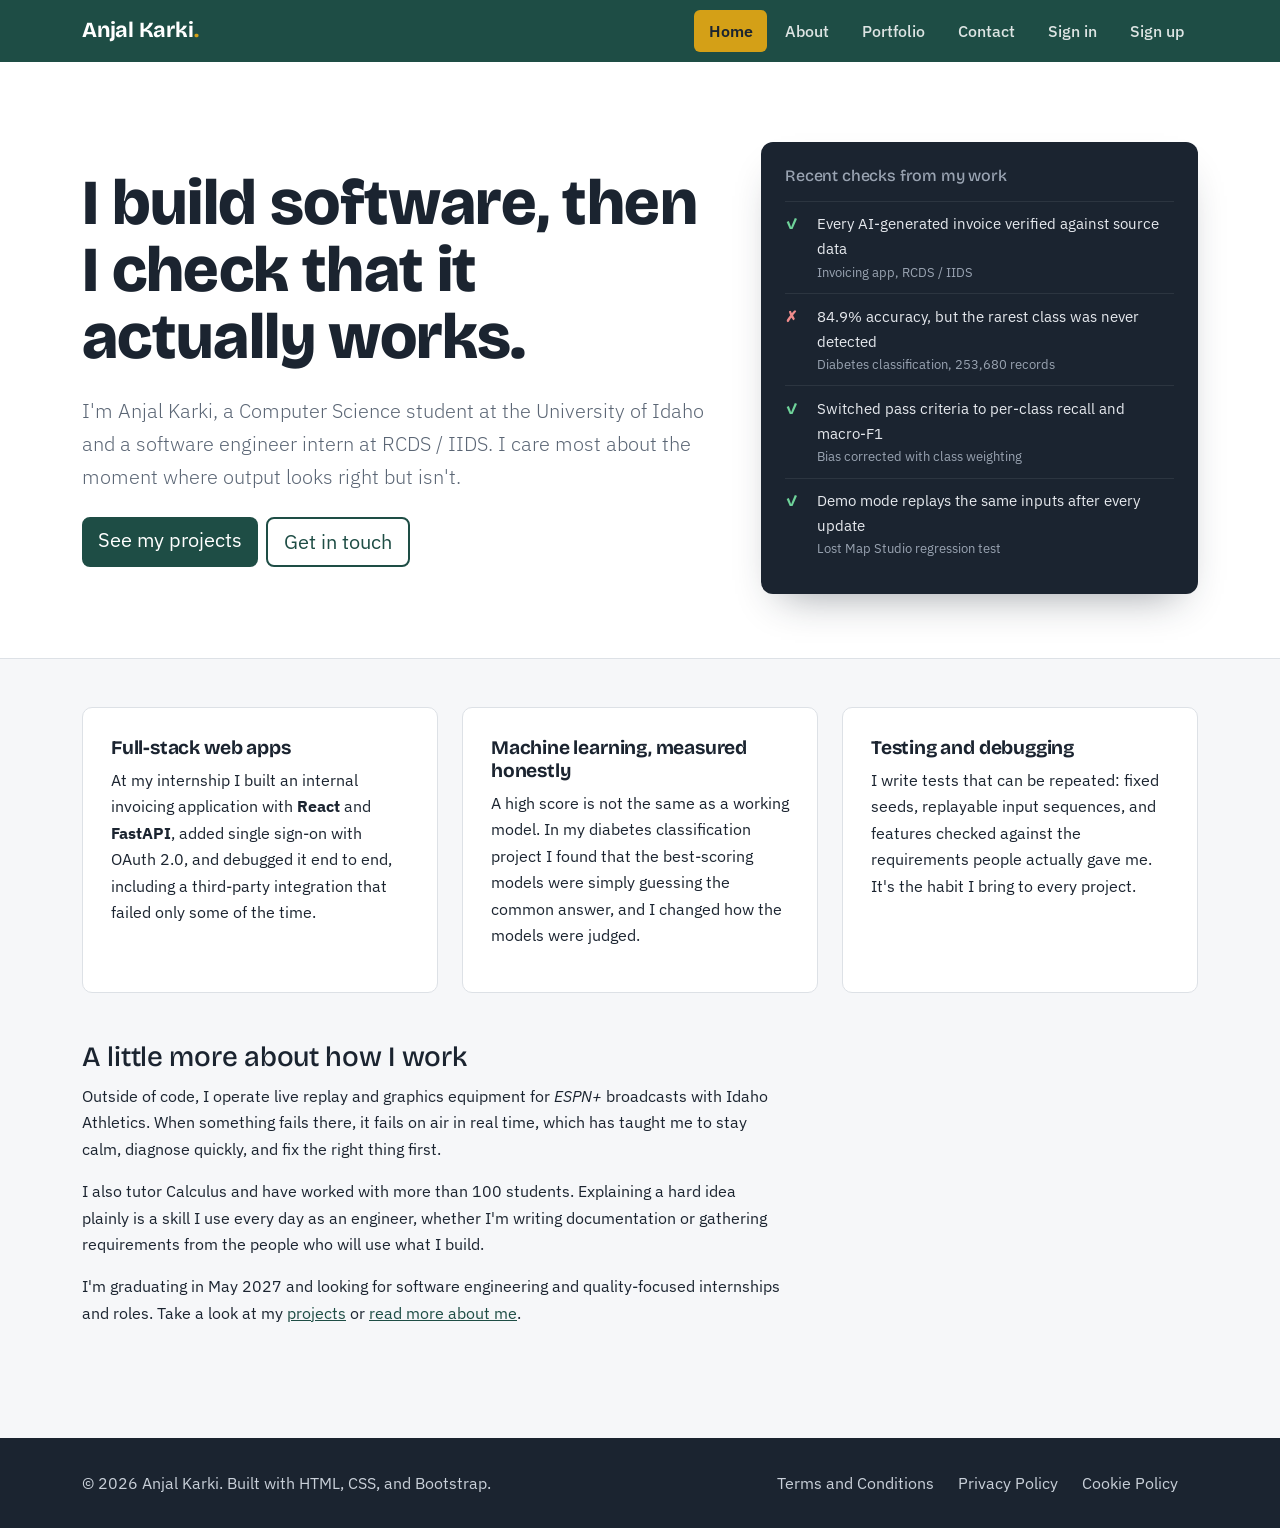
<file: anjal-portfolio/index.html>
<!DOCTYPE html>
<html lang="en">
<head>
  <meta charset="UTF-8">
  <meta name="viewport" content="width=device-width, initial-scale=1">
  <meta name="description" content="Portfolio of Anjal Karki, Computer Science student at the University of Idaho.">
  <meta name="author" content="Anjal Karki">
  <title>Home | Anjal Karki</title>
  <link href="https://cdn.jsdelivr.net/npm/bootstrap@5.3.3/dist/css/bootstrap.min.css" rel="stylesheet">
  <link rel="preconnect" href="https://fonts.googleapis.com">
  <link href="https://fonts.googleapis.com/css2?family=Bricolage+Grotesque:wght@600;700;800&family=IBM+Plex+Sans:wght@400;500;600&display=swap" rel="stylesheet">
  <link rel="stylesheet" href="css/style.css">
</head>
<body>
  <header>
    <nav class="navbar navbar-expand-lg site-nav">
      <div class="container">
        <a class="navbar-brand" href="index.html">Anjal Karki<span>.</span></a>
        <button class="navbar-toggler" type="button" data-bs-toggle="collapse" data-bs-target="#mainNav"
                aria-controls="mainNav" aria-expanded="false" aria-label="Toggle navigation">
          <span class="navbar-toggler-icon"></span>
        </button>
        <div class="collapse navbar-collapse" id="mainNav">
          <ul class="navbar-nav ms-auto gap-lg-1">
          <li class="nav-item"><a class="nav-link active" aria-current="page" href="index.html">Home</a></li>
          <li class="nav-item"><a class="nav-link" href="about.html">About</a></li>
          <li class="nav-item"><a class="nav-link" href="portfolio.html">Portfolio</a></li>
          <li class="nav-item"><a class="nav-link" href="contact.html">Contact</a></li>
          <li class="nav-item"><a class="nav-link" href="signin.html">Sign in</a></li>
          <li class="nav-item"><a class="nav-link" href="signup.html">Sign up</a></li>
          </ul>
        </div>
      </div>
    </nav>
  </header>

  <main>
    <section class="hero">
      <div class="container">
        <div class="row align-items-center g-5">
          <div class="col-lg-7">
            <h1>I build software, then I check that it actually works.</h1>
            <p class="lead mt-4">I'm Anjal Karki, a Computer Science student at the University of Idaho and a software engineer intern at RCDS / IIDS. I care most about the moment where output looks right but isn't.</p>
            <div class="d-flex flex-wrap gap-2 mt-4">
              <a href="portfolio.html" class="btn btn-pine btn-lg">See my projects</a>
              <a href="contact.html" class="btn btn-outline-pine btn-lg">Get in touch</a>
            </div>
          </div>
          <div class="col-lg-5">
            <aside class="test-log" aria-label="Checks from my recent work">
              <h2>Recent checks from my work</h2>
              <ol>
                <li><span class="ok" aria-label="Passed">&#10003;</span><div>Every AI-generated invoice verified against source data<small>Invoicing app, RCDS / IIDS</small></div></li>
                <li><span class="bad" aria-label="Failed">&#10007;</span><div>84.9% accuracy, but the rarest class was never detected<small>Diabetes classification, 253,680 records</small></div></li>
                <li><span class="ok" aria-label="Passed">&#10003;</span><div>Switched pass criteria to per-class recall and macro-F1<small>Bias corrected with class weighting</small></div></li>
                <li><span class="ok" aria-label="Passed">&#10003;</span><div>Demo mode replays the same inputs after every update<small>Lost Map Studio regression test</small></div></li>
              </ol>
            </aside>
          </div>
        </div>
      </div>
    </section>

    <section class="block">
      <div class="container">
        <div class="row g-4">
          <div class="col-md-4">
            <article class="panel">
              <h3>Full-stack web apps</h3>
              <p>At my internship I built an internal invoicing application with <strong>React</strong> and <strong>FastAPI</strong>, added single sign-on with OAuth 2.0, and debugged it end to end, including a third-party integration that failed only some of the time.</p>
            </article>
          </div>
          <div class="col-md-4">
            <article class="panel">
              <h3>Machine learning, measured honestly</h3>
              <p>A high score is not the same as a working model. In my diabetes classification project I found that the best-scoring models were simply guessing the common answer, and I changed how the models were judged.</p>
            </article>
          </div>
          <div class="col-md-4">
            <article class="panel">
              <h3>Testing and debugging</h3>
              <p>I write tests that can be repeated: fixed seeds, replayable input sequences, and features checked against the requirements people actually gave me. It's the habit I bring to every project.</p>
            </article>
          </div>
        </div>

        <div class="prose mt-5">
          <h2 class="h3">A little more about how I work</h2>
          <p>Outside of code, I operate live replay and graphics equipment for <em>ESPN+</em> broadcasts with Idaho Athletics. When something fails there, it fails on air in real time, which has taught me to stay calm, diagnose quickly, and fix the right thing first.</p>
          <p>I also tutor Calculus and have worked with more than 100 students. Explaining a hard idea plainly is a skill I use every day as an engineer, whether I'm writing documentation or gathering requirements from the people who will use what I build.</p>
          <p>I'm graduating in May 2027 and looking for software engineering and quality-focused internships and roles. Take a look at my <a href="portfolio.html">projects</a> or <a href="about.html">read more about me</a>.</p>
        </div>
      </div>
    </section>
  </main>

  <footer class="site-footer">
    <div class="container d-flex flex-column flex-md-row justify-content-between gap-3">
      <p class="mb-0">&copy; 2026 Anjal Karki. Built with HTML, CSS, and Bootstrap.</p>
      <nav aria-label="Legal">
        <a href="terms.html">Terms and Conditions</a>
        <a href="privacy.html">Privacy Policy</a>
        <a href="cookies.html">Cookie Policy</a>
      </nav>
    </div>
  </footer>

  <script src="https://cdn.jsdelivr.net/npm/bootstrap@5.3.3/dist/js/bootstrap.bundle.min.js"></script>
  <script src="js/main.js"></script>
</body>
</html>
</file>
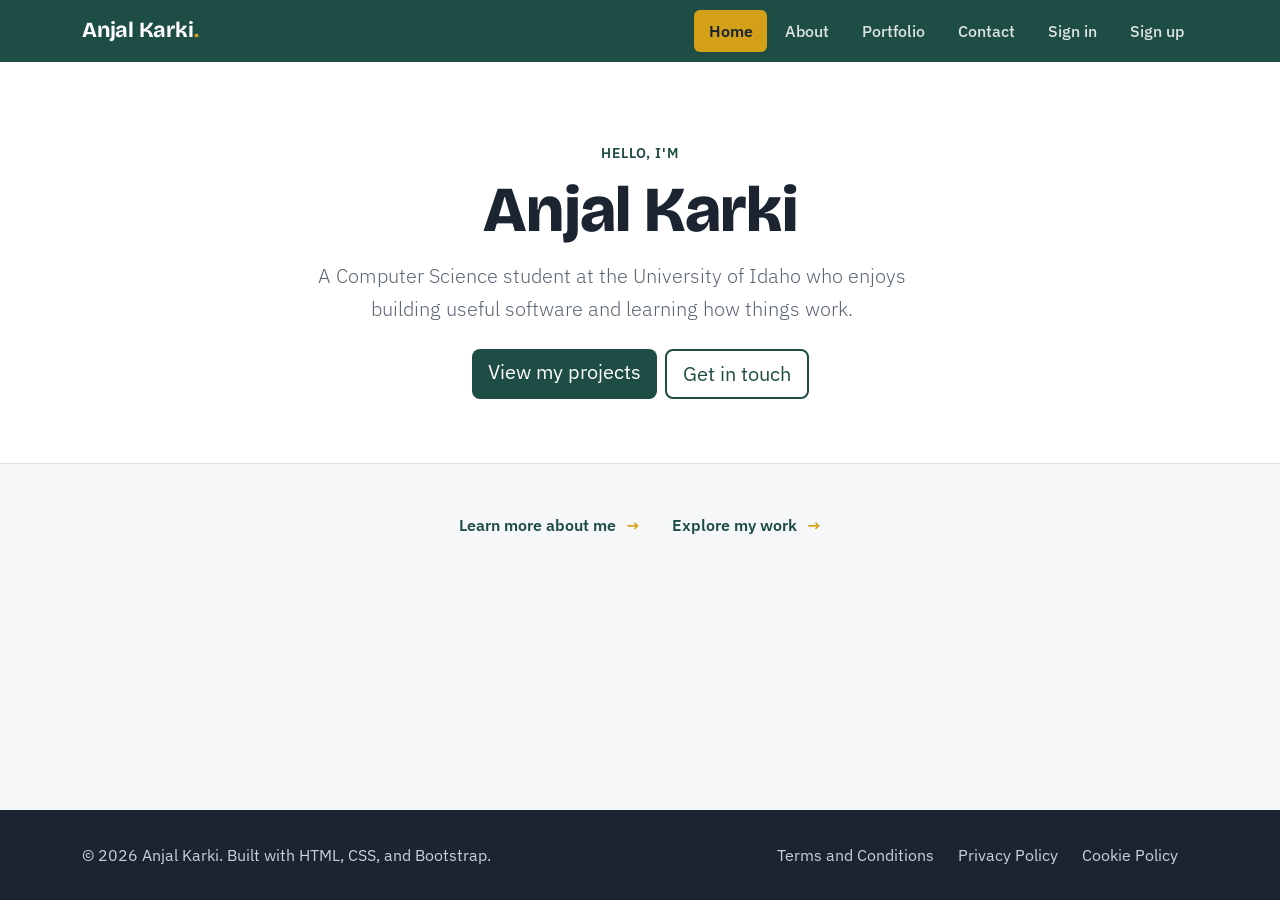
<file: docs/index.html>
<!DOCTYPE html>
<html lang="en">
<head>
  <meta charset="UTF-8">
  <meta name="viewport" content="width=device-width, initial-scale=1">
  <meta name="description" content="Portfolio of Anjal Karki, Computer Science student at the University of Idaho.">
  <meta name="author" content="Anjal Karki">
  <title>Home | Anjal Karki</title>
  <link href="https://cdn.jsdelivr.net/npm/bootstrap@5.3.3/dist/css/bootstrap.min.css" rel="stylesheet">
  <link rel="preconnect" href="https://fonts.googleapis.com">
  <link href="https://fonts.googleapis.com/css2?family=Bricolage+Grotesque:wght@600;700;800&family=IBM+Plex+Sans:wght@400;500;600&display=swap" rel="stylesheet">
  <link rel="stylesheet" href="css/style.css">
</head>
<body>
  <header>
    <nav class="navbar navbar-expand-lg site-nav">
      <div class="container">
        <a class="navbar-brand" href="index.html">Anjal Karki<span>.</span></a>
        <button class="navbar-toggler" type="button" data-bs-toggle="collapse" data-bs-target="#mainNav"
                aria-controls="mainNav" aria-expanded="false" aria-label="Toggle navigation">
          <span class="navbar-toggler-icon"></span>
        </button>
        <div class="collapse navbar-collapse" id="mainNav">
          <ul class="navbar-nav ms-auto gap-lg-1">
          <li class="nav-item"><a class="nav-link active" aria-current="page" href="index.html">Home</a></li>
          <li class="nav-item"><a class="nav-link" href="about.html">About</a></li>
          <li class="nav-item"><a class="nav-link" href="portfolio.html">Portfolio</a></li>
          <li class="nav-item"><a class="nav-link" href="contact.html">Contact</a></li>
          <li class="nav-item"><a class="nav-link" href="signin.html">Sign in</a></li>
          <li class="nav-item"><a class="nav-link" href="signup.html">Sign up</a></li>
          </ul>
        </div>
      </div>
    </nav>
  </header>

  <main>
    <section class="hero">
      <div class="container">
        <div class="home-intro">
          <p class="eyebrow">Hello, I'm</p>
          <h1>Anjal Karki</h1>
          <p class="lead mt-3">A Computer Science student at the University of Idaho who enjoys building useful software and learning how things work.</p>
          <div class="d-flex justify-content-center flex-wrap gap-2 mt-4">
            <a href="portfolio.html" class="btn btn-pine btn-lg">View my projects</a>
            <a href="contact.html" class="btn btn-outline-pine btn-lg">Get in touch</a>
          </div>
        </div>
      </div>
    </section>

    <section class="block">
      <div class="container">
        <div class="home-links">
          <a href="about.html">Learn more about me <span aria-hidden="true">&#8594;</span></a>
          <a href="portfolio.html">Explore my work <span aria-hidden="true">&#8594;</span></a>
        </div>
      </div>
    </section>
  </main>

  <footer class="site-footer">
    <div class="container d-flex flex-column flex-md-row justify-content-between gap-3">
      <p class="mb-0">&copy; 2026 Anjal Karki. Built with HTML, CSS, and Bootstrap.</p>
      <nav aria-label="Legal">
        <a href="terms.html">Terms and Conditions</a>
        <a href="privacy.html">Privacy Policy</a>
        <a href="cookies.html">Cookie Policy</a>
      </nav>
    </div>
  </footer>

  <script src="https://cdn.jsdelivr.net/npm/bootstrap@5.3.3/dist/js/bootstrap.bundle.min.js"></script>
  <script src="js/main.js"></script>
</body>
</html>
</file>
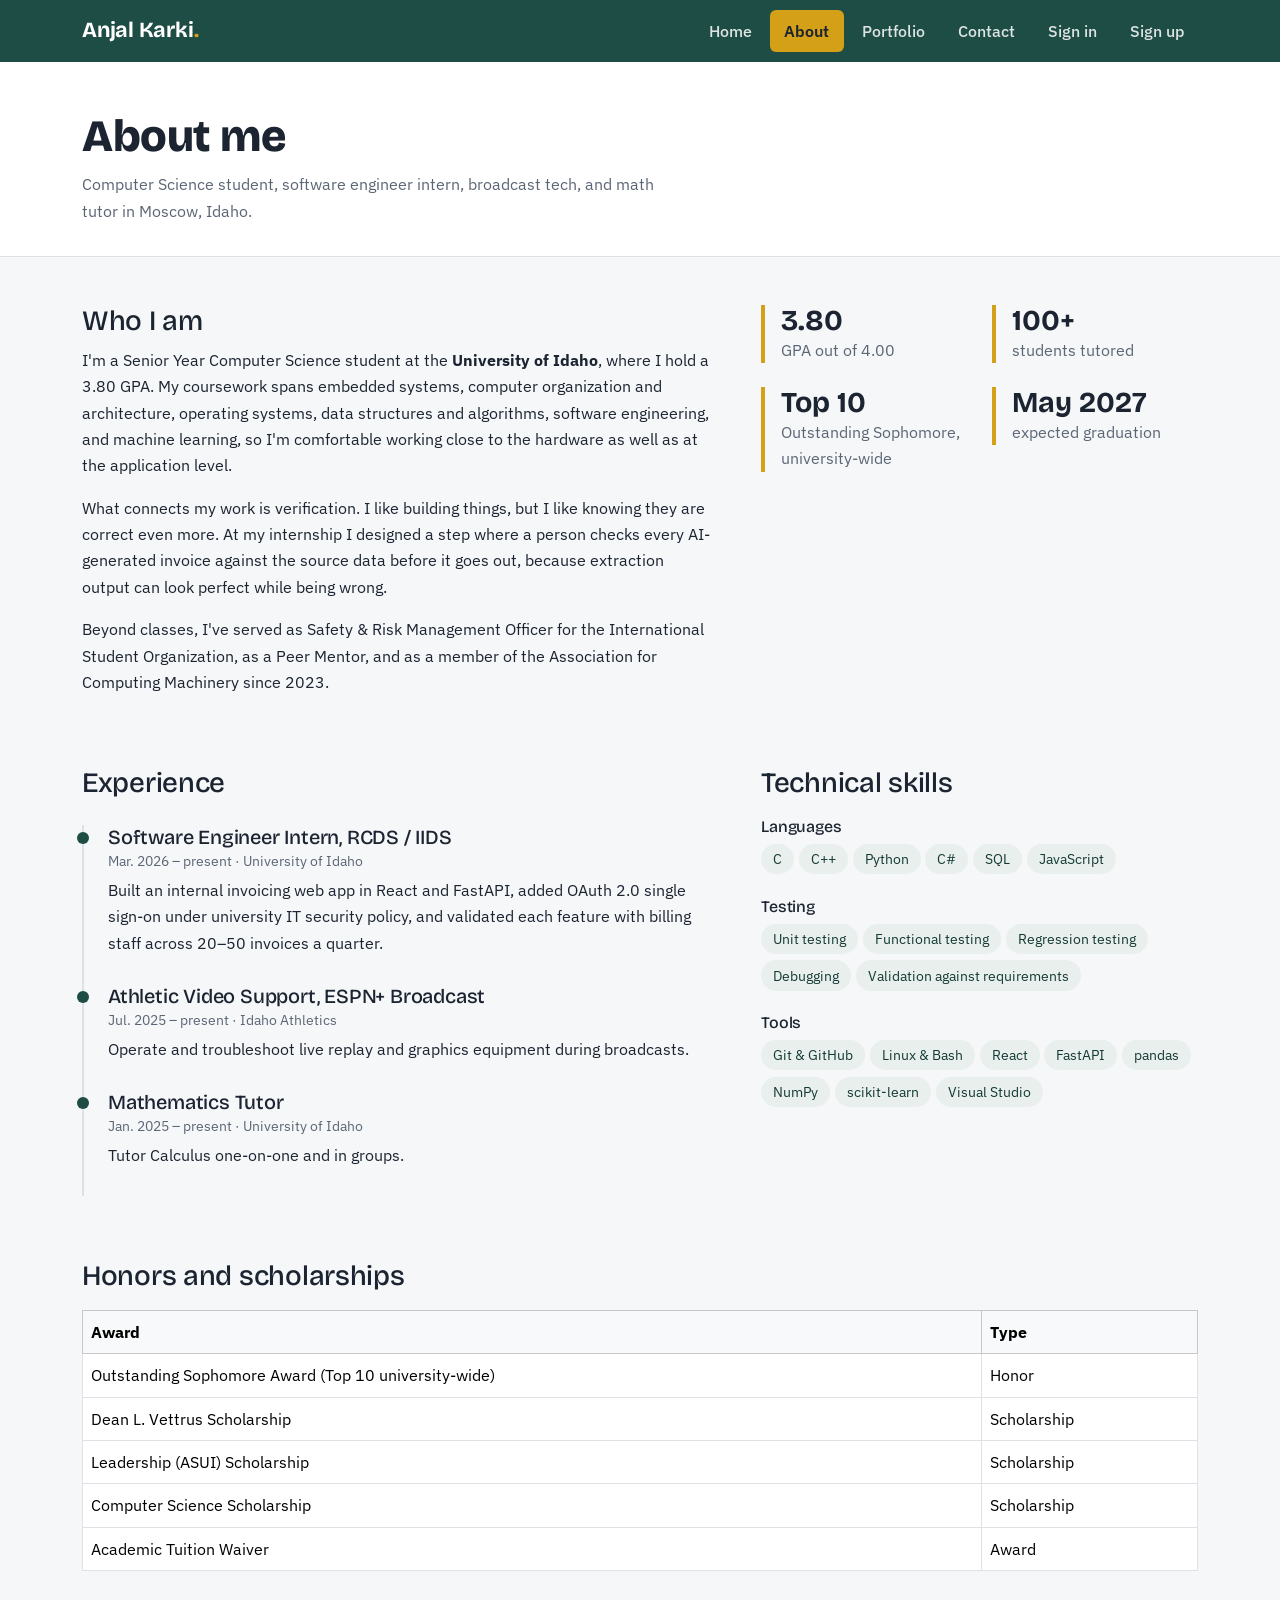
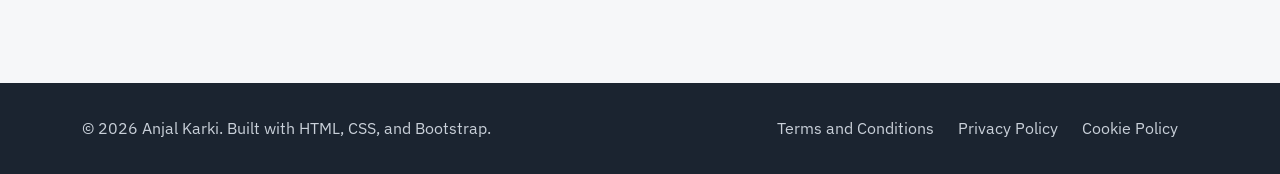
<file: anjal-portfolio/about.html>
<!DOCTYPE html>
<html lang="en">
<head>
  <meta charset="UTF-8">
  <meta name="viewport" content="width=device-width, initial-scale=1">
  <meta name="description" content="About Anjal Karki: education, experience, skills, and honors.">
  <meta name="author" content="Anjal Karki">
  <title>About | Anjal Karki</title>
  <link href="https://cdn.jsdelivr.net/npm/bootstrap@5.3.3/dist/css/bootstrap.min.css" rel="stylesheet">
  <link rel="preconnect" href="https://fonts.googleapis.com">
  <link href="https://fonts.googleapis.com/css2?family=Bricolage+Grotesque:wght@600;700;800&family=IBM+Plex+Sans:wght@400;500;600&display=swap" rel="stylesheet">
  <link rel="stylesheet" href="css/style.css">
</head>
<body>
  <header>
    <nav class="navbar navbar-expand-lg site-nav">
      <div class="container">
        <a class="navbar-brand" href="index.html">Anjal Karki<span>.</span></a>
        <button class="navbar-toggler" type="button" data-bs-toggle="collapse" data-bs-target="#mainNav"
                aria-controls="mainNav" aria-expanded="false" aria-label="Toggle navigation">
          <span class="navbar-toggler-icon"></span>
        </button>
        <div class="collapse navbar-collapse" id="mainNav">
          <ul class="navbar-nav ms-auto gap-lg-1">
          <li class="nav-item"><a class="nav-link" href="index.html">Home</a></li>
          <li class="nav-item"><a class="nav-link active" aria-current="page" href="about.html">About</a></li>
          <li class="nav-item"><a class="nav-link" href="portfolio.html">Portfolio</a></li>
          <li class="nav-item"><a class="nav-link" href="contact.html">Contact</a></li>
          <li class="nav-item"><a class="nav-link" href="signin.html">Sign in</a></li>
          <li class="nav-item"><a class="nav-link" href="signup.html">Sign up</a></li>
          </ul>
        </div>
      </div>
    </nav>
  </header>

  <main>
    <section class="page-head">
      <div class="container">
        <h1>About me</h1>
        <p>Computer Science student, software engineer intern, broadcast tech, and math tutor in Moscow, Idaho.</p>
      </div>
    </section>

    <section class="block">
      <div class="container">
        <div class="row g-5">
          <div class="col-lg-7 prose">
            <h2 class="h3">Who I am</h2>
            <p>I'm a Senior Year Computer Science student at the <strong>University of Idaho</strong>, where I hold a 3.80 GPA. My coursework spans embedded systems, computer organization and architecture, operating systems, data structures and algorithms, software engineering, and machine learning, so I'm comfortable working close to the hardware as well as at the application level.</p>
            <p>What connects my work is verification. I like building things, but I like knowing they are correct even more. At my internship I designed a step where a person checks every AI-generated invoice against the source data before it goes out, because extraction output can look perfect while being wrong.</p>
            <p>Beyond classes, I've served as Safety &amp; Risk Management Officer for the International Student Organization, as a Peer Mentor, and as a member of the Association for Computing Machinery since 2023.</p>
          </div>
          <div class="col-lg-5">
            <div class="row g-4">
              <div class="col-6"><div class="fact"><strong>3.80</strong><span>GPA out of 4.00</span></div></div>
              <div class="col-6"><div class="fact"><strong>100+</strong><span>students tutored</span></div></div>
              <div class="col-6"><div class="fact"><strong>Top 10</strong><span>Outstanding Sophomore, university-wide</span></div></div>
              <div class="col-6"><div class="fact"><strong>May 2027</strong><span>expected graduation</span></div></div>
            </div>
          </div>
        </div>

        <div class="row g-5 mt-2">
          <div class="col-lg-7">
            <h2 class="h3 mb-4">Experience</h2>
            <ul class="timeline">
              <li>
                <h3 class="h5 mb-0">Software Engineer Intern, RCDS / IIDS</h3>
                <p class="when mb-1">Mar. 2026 &ndash; present &middot; University of Idaho</p>
                <p class="mb-0">Built an internal invoicing web app in React and FastAPI, added OAuth 2.0 single sign-on under university IT security policy, and validated each feature with billing staff across 20&ndash;50 invoices a quarter.</p>
              </li>
              <li>
                <h3 class="h5 mb-0">Athletic Video Support, ESPN+ Broadcast</h3>
                <p class="when mb-1">Jul. 2025 &ndash; present &middot; Idaho Athletics</p>
                <p class="mb-0">Operate and troubleshoot live replay and graphics equipment during broadcasts.</p>
              </li>
              <li>
                <h3 class="h5 mb-0">Mathematics Tutor</h3>
                <p class="when mb-1">Jan. 2025 &ndash; present &middot; University of Idaho</p>
                <p class="mb-0">Tutor Calculus one-on-one and in groups.</p>
              </li>
            </ul>
          </div>
          <div class="col-lg-5">
            <h2 class="h3 mb-3">Technical skills</h2>
            <h3 class="h6 mt-3">Languages</h3>
            <p><span class="skill-tag">C</span><span class="skill-tag">C++</span><span class="skill-tag">Python</span><span class="skill-tag">C#</span><span class="skill-tag">SQL</span><span class="skill-tag">JavaScript</span></p>
            <h3 class="h6">Testing</h3>
            <p><span class="skill-tag">Unit testing</span><span class="skill-tag">Functional testing</span><span class="skill-tag">Regression testing</span><span class="skill-tag">Debugging</span><span class="skill-tag">Validation against requirements</span></p>
            <h3 class="h6">Tools</h3>
            <p><span class="skill-tag">Git &amp; GitHub</span><span class="skill-tag">Linux &amp; Bash</span><span class="skill-tag">React</span><span class="skill-tag">FastAPI</span><span class="skill-tag">pandas</span><span class="skill-tag">NumPy</span><span class="skill-tag">scikit-learn</span><span class="skill-tag">Visual Studio</span></p>
          </div>
        </div>

        <h2 class="h3 mt-5 mb-3">Honors and scholarships</h2>
        <div class="table-responsive">
          <table class="table table-bordered bg-white align-middle">
            <thead class="table-light">
              <tr><th scope="col">Award</th><th scope="col">Type</th></tr>
            </thead>
            <tbody>
              <tr><td>Outstanding Sophomore Award (Top 10 university-wide)</td><td>Honor</td></tr>
              <tr><td>Dean L. Vettrus Scholarship</td><td>Scholarship</td></tr>
              <tr><td>Leadership (ASUI) Scholarship</td><td>Scholarship</td></tr>
              <tr><td>Computer Science Scholarship</td><td>Scholarship</td></tr>
              <tr><td>Academic Tuition Waiver</td><td>Award</td></tr>
            </tbody>
          </table>
        </div>
      </div>
    </section>
  </main>

  <footer class="site-footer">
    <div class="container d-flex flex-column flex-md-row justify-content-between gap-3">
      <p class="mb-0">&copy; 2026 Anjal Karki. Built with HTML, CSS, and Bootstrap.</p>
      <nav aria-label="Legal">
        <a href="terms.html">Terms and Conditions</a>
        <a href="privacy.html">Privacy Policy</a>
        <a href="cookies.html">Cookie Policy</a>
      </nav>
    </div>
  </footer>

  <script src="https://cdn.jsdelivr.net/npm/bootstrap@5.3.3/dist/js/bootstrap.bundle.min.js"></script>
  <script src="js/main.js"></script>
</body>
</html>
</file>
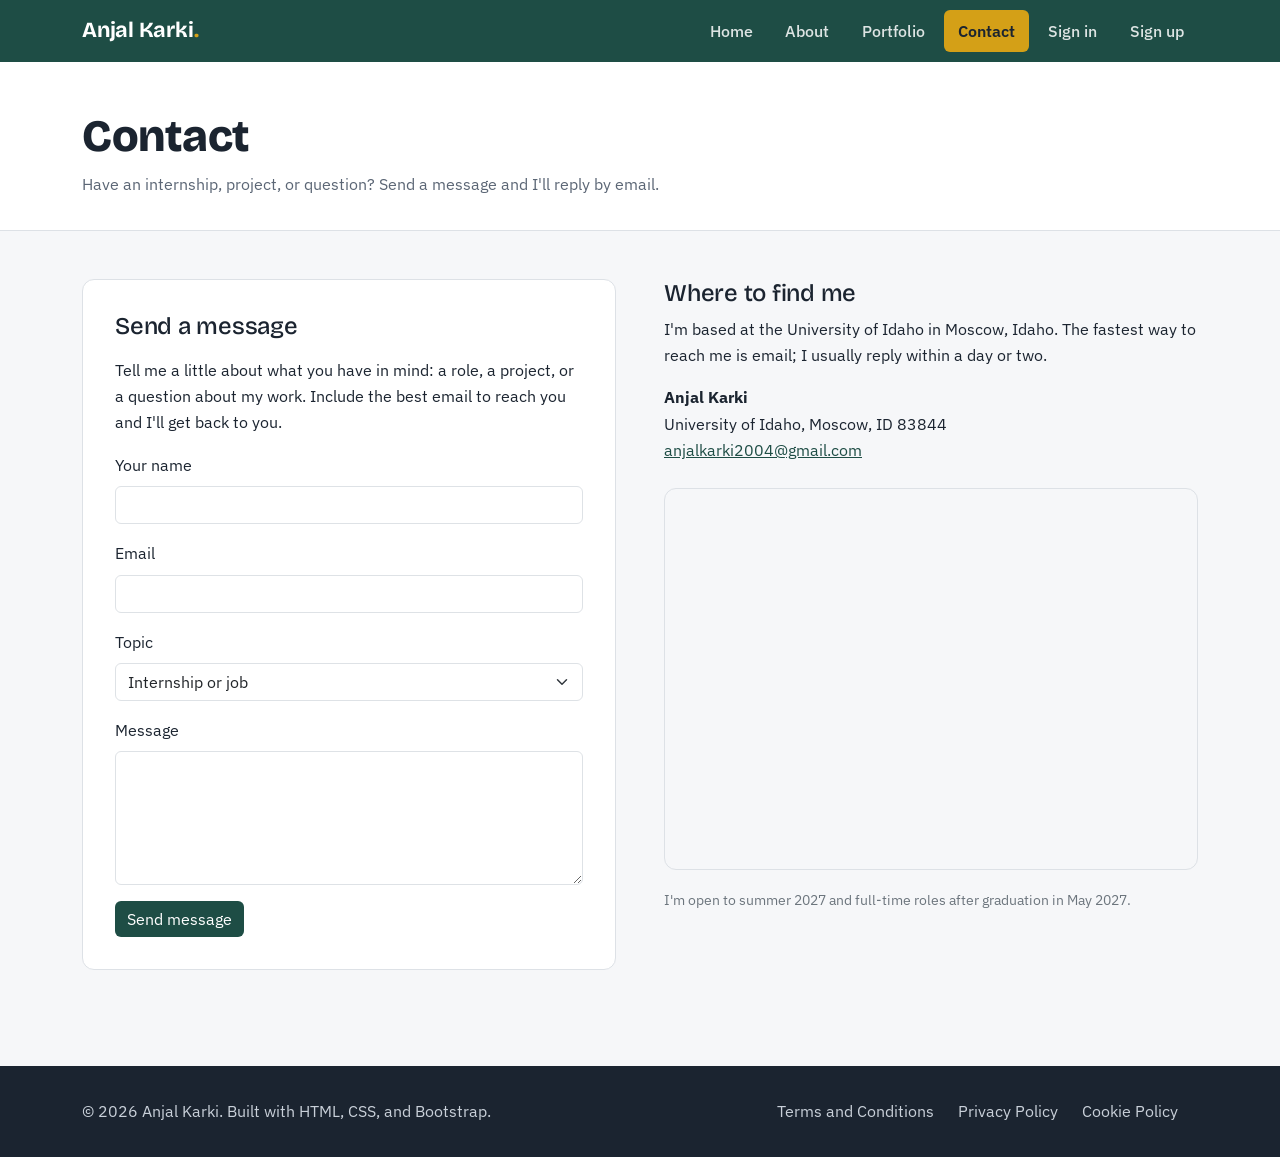
<file: anjal-portfolio/contact.html>
<!DOCTYPE html>
<html lang="en">
<head>
  <meta charset="UTF-8">
  <meta name="viewport" content="width=device-width, initial-scale=1">
  <meta name="description" content="Contact Anjal Karki by form or email. Based in Moscow, Idaho.">
  <meta name="author" content="Anjal Karki">
  <title>Contact | Anjal Karki</title>
  <link href="https://cdn.jsdelivr.net/npm/bootstrap@5.3.3/dist/css/bootstrap.min.css" rel="stylesheet">
  <link rel="preconnect" href="https://fonts.googleapis.com">
  <link href="https://fonts.googleapis.com/css2?family=Bricolage+Grotesque:wght@600;700;800&family=IBM+Plex+Sans:wght@400;500;600&display=swap" rel="stylesheet">
  <link rel="stylesheet" href="css/style.css">
</head>
<body>
  <header>
    <nav class="navbar navbar-expand-lg site-nav">
      <div class="container">
        <a class="navbar-brand" href="index.html">Anjal Karki<span>.</span></a>
        <button class="navbar-toggler" type="button" data-bs-toggle="collapse" data-bs-target="#mainNav"
                aria-controls="mainNav" aria-expanded="false" aria-label="Toggle navigation">
          <span class="navbar-toggler-icon"></span>
        </button>
        <div class="collapse navbar-collapse" id="mainNav">
          <ul class="navbar-nav ms-auto gap-lg-1">
          <li class="nav-item"><a class="nav-link" href="index.html">Home</a></li>
          <li class="nav-item"><a class="nav-link" href="about.html">About</a></li>
          <li class="nav-item"><a class="nav-link" href="portfolio.html">Portfolio</a></li>
          <li class="nav-item"><a class="nav-link active" aria-current="page" href="contact.html">Contact</a></li>
          <li class="nav-item"><a class="nav-link" href="signin.html">Sign in</a></li>
          <li class="nav-item"><a class="nav-link" href="signup.html">Sign up</a></li>
          </ul>
        </div>
      </div>
    </nav>
  </header>

  <main>
    <section class="page-head">
      <div class="container">
        <h1>Contact</h1>
        <p>Have an internship, project, or question? Send a message and I'll reply by email.</p>
      </div>
    </section>

    <section class="block">
      <div class="container">
        <div class="row g-5">
          <div class="col-lg-6">
            <div class="form-panel">
              <h2 class="h4 mb-3">Send a message</h2>
              <p>Tell me a little about what you have in mind: a role, a project, or a question about my work. Include the best email to reach you and I'll get back to you.</p>
              <form data-demo="Message sent. Thanks for reaching out, I'll reply by email soon." novalidate>
                <div class="mb-3">
                  <label for="name" class="form-label">Your name</label>
                  <input type="text" class="form-control" id="name" name="name" required>
                  <div class="invalid-feedback">Enter your name.</div>
                </div>
                <div class="mb-3">
                  <label for="email" class="form-label">Email</label>
                  <input type="email" class="form-control" id="email" name="email" required>
                  <div class="invalid-feedback">Enter a valid email, like name@example.com.</div>
                </div>
                <div class="mb-3">
                  <label for="topic" class="form-label">Topic</label>
                  <select class="form-select" id="topic" name="topic">
                    <option>Internship or job</option>
                    <option>Project collaboration</option>
                    <option>Tutoring</option>
                    <option>Something else</option>
                  </select>
                </div>
                <div class="mb-3">
                  <label for="message" class="form-label">Message</label>
                  <textarea class="form-control" id="message" name="message" rows="5" required></textarea>
                  <div class="invalid-feedback">Write a short message.</div>
                </div>
                <button type="submit" class="btn btn-pine">Send message</button>
                <div class="form-msg" role="status"></div>
              </form>
            </div>
          </div>
          <div class="col-lg-6">
            <h2 class="h4">Where to find me</h2>
            <p>I'm based at the University of Idaho in Moscow, Idaho. The fastest way to reach me is email; I usually reply within a day or two.</p>
            <address class="mb-4">
              <strong>Anjal Karki</strong><br>
              University of Idaho, Moscow, ID 83844<br>
              <a href="mailto:anjalkarki2004@gmail.com">anjalkarki2004@gmail.com</a>
            </address>
            <div class="map-wrap">
              <iframe title="Map of the University of Idaho, Moscow, Idaho"
                src="https://maps.google.com/maps?q=University%20of%20Idaho%2C%20Moscow%2C%20ID&amp;t=&amp;z=14&amp;ie=UTF8&amp;iwloc=&amp;output=embed"
                loading="lazy" referrerpolicy="no-referrer-when-downgrade" allowfullscreen></iframe>
            </div>
            <p class="mt-3 text-secondary"><small>I'm open to summer 2027 and full-time roles after graduation in May 2027.</small></p>
          </div>
        </div>
      </div>
    </section>
  </main>

  <footer class="site-footer">
    <div class="container d-flex flex-column flex-md-row justify-content-between gap-3">
      <p class="mb-0">&copy; 2026 Anjal Karki. Built with HTML, CSS, and Bootstrap.</p>
      <nav aria-label="Legal">
        <a href="terms.html">Terms and Conditions</a>
        <a href="privacy.html">Privacy Policy</a>
        <a href="cookies.html">Cookie Policy</a>
      </nav>
    </div>
  </footer>

  <script src="https://cdn.jsdelivr.net/npm/bootstrap@5.3.3/dist/js/bootstrap.bundle.min.js"></script>
  <script src="js/main.js"></script>
</body>
</html>
</file>
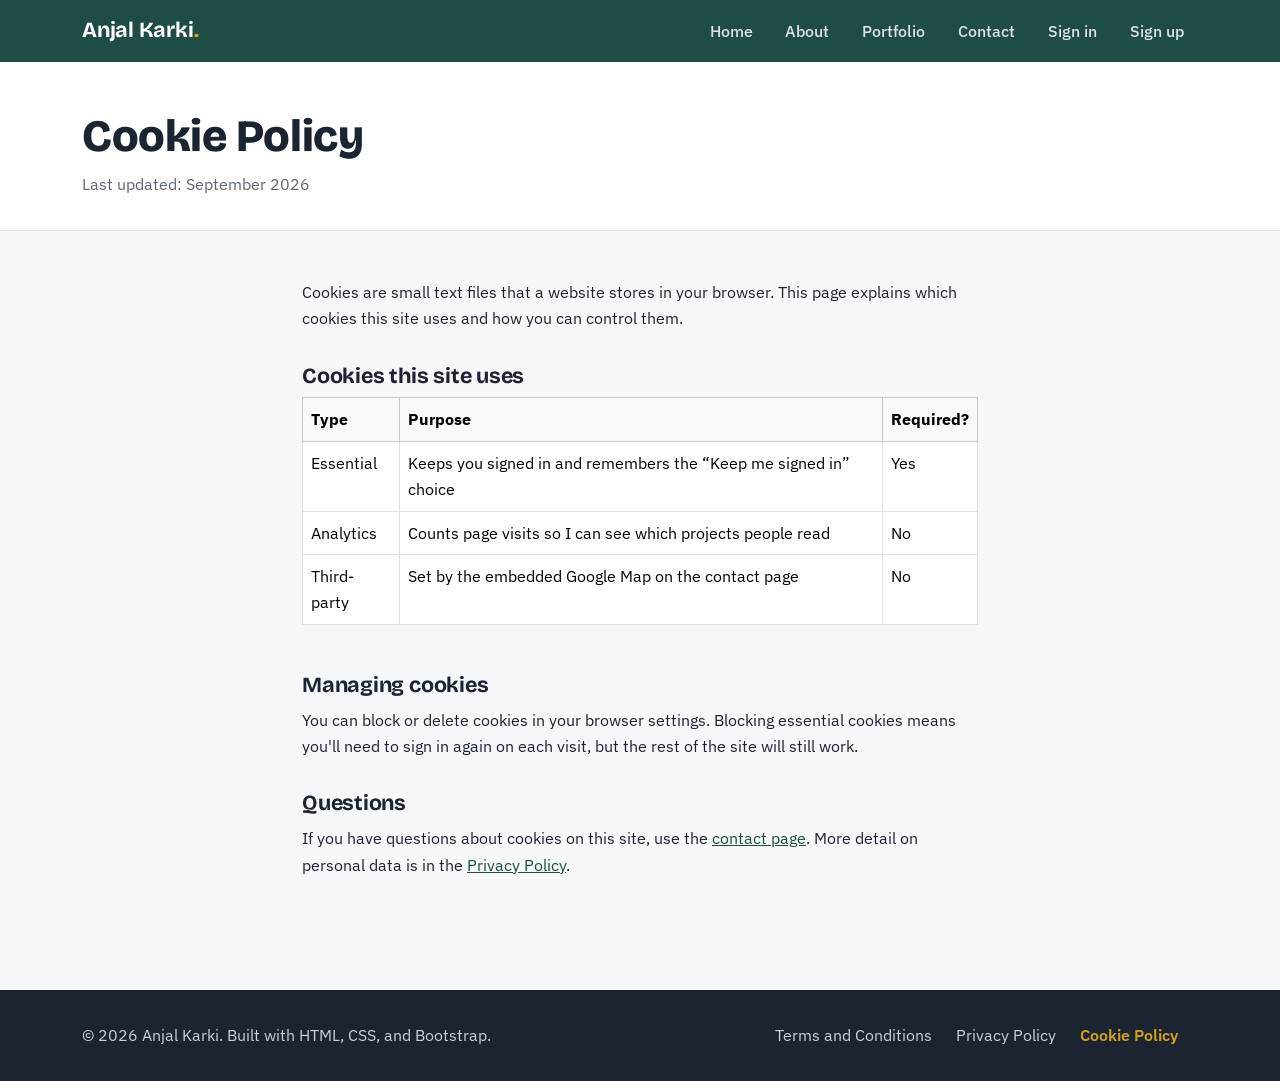
<file: anjal-portfolio/cookies.html>
<!DOCTYPE html>
<html lang="en">
<head>
  <meta charset="UTF-8">
  <meta name="viewport" content="width=device-width, initial-scale=1">
  <meta name="description" content="How Anjal Karki's portfolio website uses cookies.">
  <meta name="author" content="Anjal Karki">
  <title>Cookie Policy | Anjal Karki</title>
  <link href="https://cdn.jsdelivr.net/npm/bootstrap@5.3.3/dist/css/bootstrap.min.css" rel="stylesheet">
  <link rel="preconnect" href="https://fonts.googleapis.com">
  <link href="https://fonts.googleapis.com/css2?family=Bricolage+Grotesque:wght@600;700;800&family=IBM+Plex+Sans:wght@400;500;600&display=swap" rel="stylesheet">
  <link rel="stylesheet" href="css/style.css">
</head>
<body>
  <header>
    <nav class="navbar navbar-expand-lg site-nav">
      <div class="container">
        <a class="navbar-brand" href="index.html">Anjal Karki<span>.</span></a>
        <button class="navbar-toggler" type="button" data-bs-toggle="collapse" data-bs-target="#mainNav"
                aria-controls="mainNav" aria-expanded="false" aria-label="Toggle navigation">
          <span class="navbar-toggler-icon"></span>
        </button>
        <div class="collapse navbar-collapse" id="mainNav">
          <ul class="navbar-nav ms-auto gap-lg-1">
          <li class="nav-item"><a class="nav-link" href="index.html">Home</a></li>
          <li class="nav-item"><a class="nav-link" href="about.html">About</a></li>
          <li class="nav-item"><a class="nav-link" href="portfolio.html">Portfolio</a></li>
          <li class="nav-item"><a class="nav-link" href="contact.html">Contact</a></li>
          <li class="nav-item"><a class="nav-link" href="signin.html">Sign in</a></li>
          <li class="nav-item"><a class="nav-link" href="signup.html">Sign up</a></li>
          </ul>
        </div>
      </div>
    </nav>
  </header>

  <main>
    <section class="page-head">
      <div class="container">
        <h1>Cookie Policy</h1>
        <p>Last updated: September 2026</p>
      </div>
    </section>

    <section class="block">
      <div class="container prose policy">
        <p>Cookies are small text files that a website stores in your browser. This page explains which cookies this site uses and how you can control them.</p>
        <h2>Cookies this site uses</h2>
        <div class="table-responsive">
          <table class="table table-bordered bg-white">
            <thead class="table-light"><tr><th scope="col">Type</th><th scope="col">Purpose</th><th scope="col">Required?</th></tr></thead>
            <tbody>
              <tr><td>Essential</td><td>Keeps you signed in and remembers the &ldquo;Keep me signed in&rdquo; choice</td><td>Yes</td></tr>
              <tr><td>Analytics</td><td>Counts page visits so I can see which projects people read</td><td>No</td></tr>
              <tr><td>Third-party</td><td>Set by the embedded Google Map on the contact page</td><td>No</td></tr>
            </tbody>
          </table>
        </div>
        <h2>Managing cookies</h2>
        <p>You can block or delete cookies in your browser settings. Blocking essential cookies means you'll need to sign in again on each visit, but the rest of the site will still work.</p>
        <h2>Questions</h2>
        <p>If you have questions about cookies on this site, use the <a href="contact.html">contact page</a>. More detail on personal data is in the <a href="privacy.html">Privacy Policy</a>.</p>
      </div>
    </section>
  </main>

  <footer class="site-footer">
    <div class="container d-flex flex-column flex-md-row justify-content-between gap-3">
      <p class="mb-0">&copy; 2026 Anjal Karki. Built with HTML, CSS, and Bootstrap.</p>
      <nav aria-label="Legal">
        <a href="terms.html">Terms and Conditions</a>
        <a href="privacy.html">Privacy Policy</a>
        <a href="cookies.html" class="active" aria-current="page">Cookie Policy</a>
      </nav>
    </div>
  </footer>

  <script src="https://cdn.jsdelivr.net/npm/bootstrap@5.3.3/dist/js/bootstrap.bundle.min.js"></script>
  <script src="js/main.js"></script>
</body>
</html>
</file>
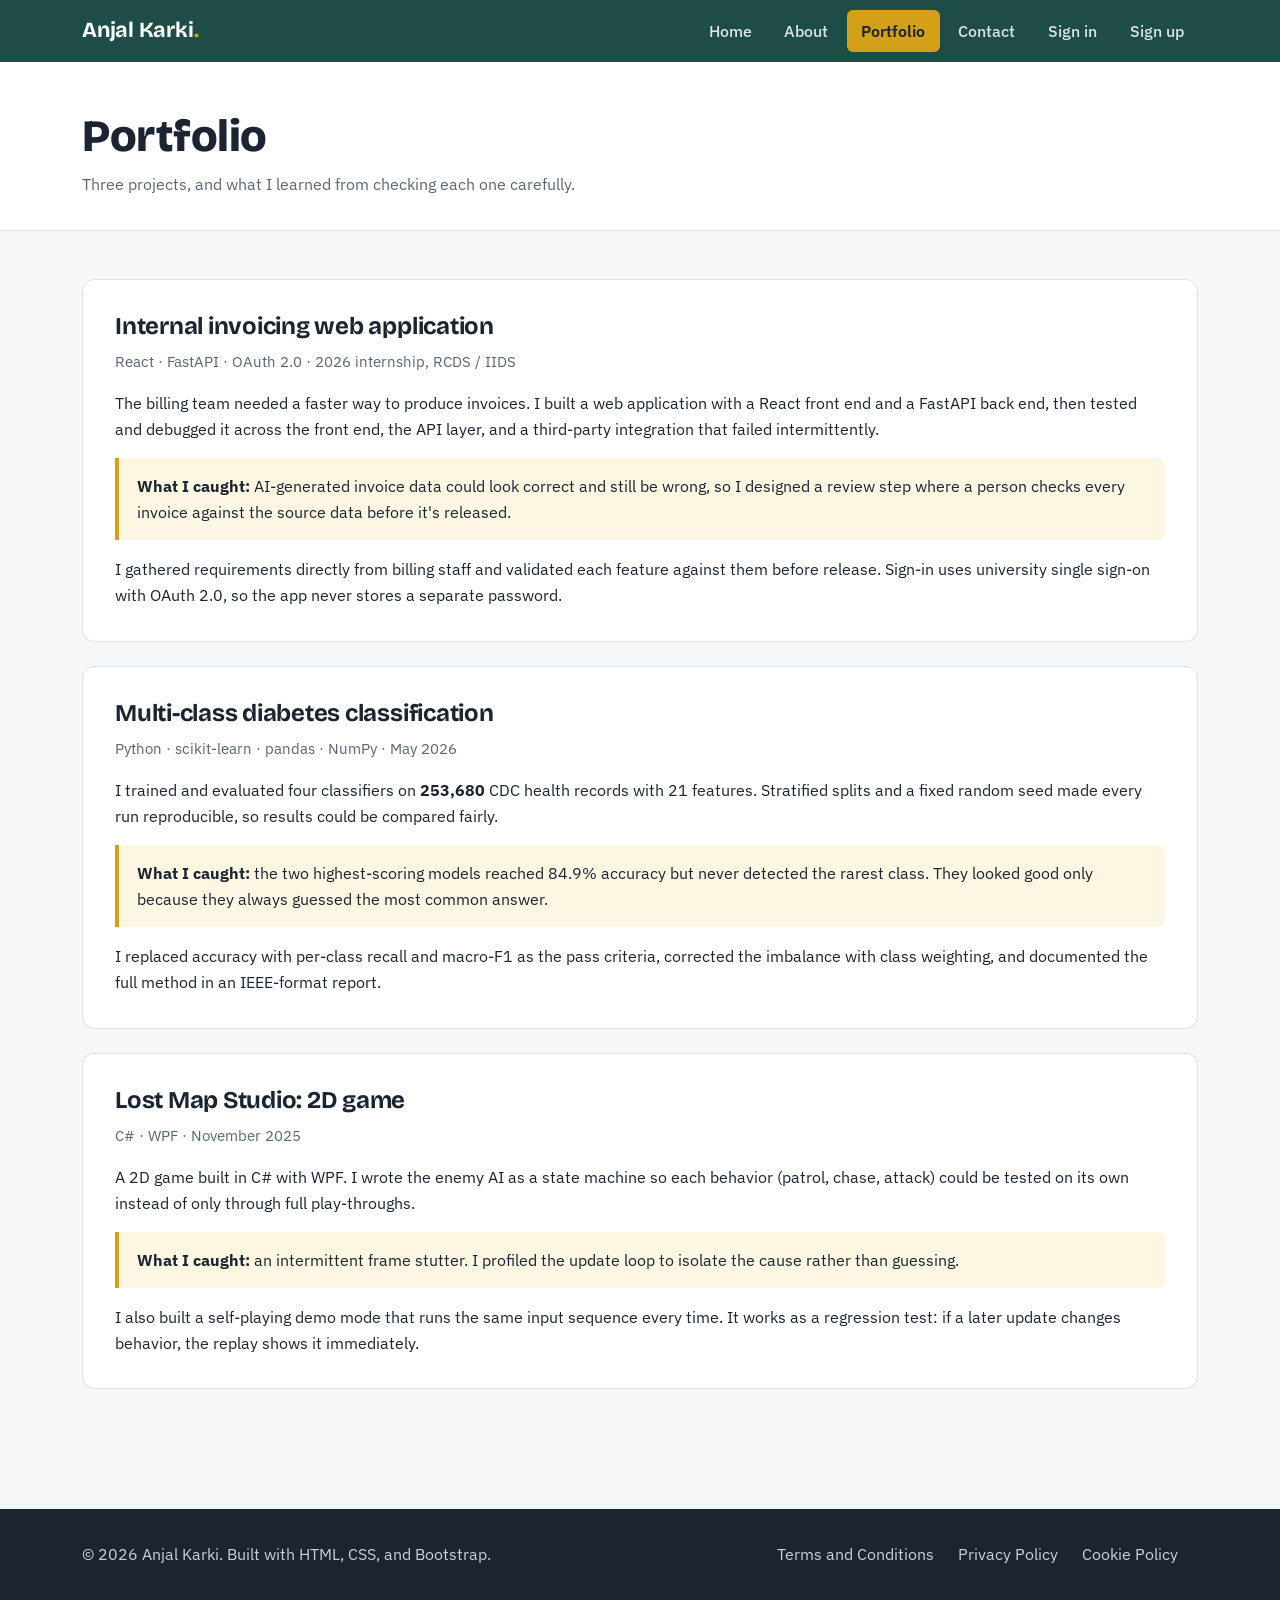
<file: anjal-portfolio/portfolio.html>
<!DOCTYPE html>
<html lang="en">
<head>
  <meta charset="UTF-8">
  <meta name="viewport" content="width=device-width, initial-scale=1">
  <meta name="description" content="Projects by Anjal Karki: web development, machine learning, and game development.">
  <meta name="author" content="Anjal Karki">
  <title>Portfolio | Anjal Karki</title>
  <link href="https://cdn.jsdelivr.net/npm/bootstrap@5.3.3/dist/css/bootstrap.min.css" rel="stylesheet">
  <link rel="preconnect" href="https://fonts.googleapis.com">
  <link href="https://fonts.googleapis.com/css2?family=Bricolage+Grotesque:wght@600;700;800&family=IBM+Plex+Sans:wght@400;500;600&display=swap" rel="stylesheet">
  <link rel="stylesheet" href="css/style.css">
</head>
<body>
  <header>
    <nav class="navbar navbar-expand-lg site-nav">
      <div class="container">
        <a class="navbar-brand" href="index.html">Anjal Karki<span>.</span></a>
        <button class="navbar-toggler" type="button" data-bs-toggle="collapse" data-bs-target="#mainNav"
                aria-controls="mainNav" aria-expanded="false" aria-label="Toggle navigation">
          <span class="navbar-toggler-icon"></span>
        </button>
        <div class="collapse navbar-collapse" id="mainNav">
          <ul class="navbar-nav ms-auto gap-lg-1">
          <li class="nav-item"><a class="nav-link" href="index.html">Home</a></li>
          <li class="nav-item"><a class="nav-link" href="about.html">About</a></li>
          <li class="nav-item"><a class="nav-link active" aria-current="page" href="portfolio.html">Portfolio</a></li>
          <li class="nav-item"><a class="nav-link" href="contact.html">Contact</a></li>
          <li class="nav-item"><a class="nav-link" href="signin.html">Sign in</a></li>
          <li class="nav-item"><a class="nav-link" href="signup.html">Sign up</a></li>
          </ul>
        </div>
      </div>
    </nav>
  </header>

  <main>
    <section class="page-head">
      <div class="container">
        <h1>Portfolio</h1>
        <p>Three projects, and what I learned from checking each one carefully.</p>
      </div>
    </section>

    <section class="block">
      <div class="container">
        <article class="project">
          <h2>Internal invoicing web application</h2>
          <p class="stack">React &middot; FastAPI &middot; OAuth 2.0 &middot; 2026 internship, RCDS / IIDS</p>
          <p>The billing team needed a faster way to produce invoices. I built a web application with a React front end and a FastAPI back end, then tested and debugged it across the front end, the API layer, and a third-party integration that failed intermittently.</p>
          <div class="finding"><strong>What I caught:</strong> AI-generated invoice data could look correct and still be wrong, so I designed a review step where a person checks every invoice against the source data before it's released.</div>
          <p class="mb-0">I gathered requirements directly from billing staff and validated each feature against them before release. Sign-in uses university single sign-on with OAuth 2.0, so the app never stores a separate password.</p>
        </article>

        <article class="project">
          <h2>Multi-class diabetes classification</h2>
          <p class="stack">Python &middot; scikit-learn &middot; pandas &middot; NumPy &middot; May 2026</p>
          <p>I trained and evaluated four classifiers on <strong>253,680</strong> CDC health records with 21 features. Stratified splits and a fixed random seed made every run reproducible, so results could be compared fairly.</p>
          <div class="finding"><strong>What I caught:</strong> the two highest-scoring models reached 84.9% accuracy but never detected the rarest class. They looked good only because they always guessed the most common answer.</div>
          <p class="mb-0">I replaced accuracy with per-class recall and macro-F1 as the pass criteria, corrected the imbalance with class weighting, and documented the full method in an IEEE-format report.</p>
        </article>

        <article class="project">
          <h2>Lost Map Studio: 2D game</h2>
          <p class="stack">C# &middot; WPF &middot; November 2025</p>
          <p>A 2D game built in C# with WPF. I wrote the enemy AI as a state machine so each behavior (patrol, chase, attack) could be tested on its own instead of only through full play-throughs.</p>
          <div class="finding"><strong>What I caught:</strong> an intermittent frame stutter. I profiled the update loop to isolate the cause rather than guessing.</div>
          <p class="mb-0">I also built a self-playing demo mode that runs the same input sequence every time. It works as a regression test: if a later update changes behavior, the replay shows it immediately.</p>
        </article>
      </div>
    </section>
  </main>

  <footer class="site-footer">
    <div class="container d-flex flex-column flex-md-row justify-content-between gap-3">
      <p class="mb-0">&copy; 2026 Anjal Karki. Built with HTML, CSS, and Bootstrap.</p>
      <nav aria-label="Legal">
        <a href="terms.html">Terms and Conditions</a>
        <a href="privacy.html">Privacy Policy</a>
        <a href="cookies.html">Cookie Policy</a>
      </nav>
    </div>
  </footer>

  <script src="https://cdn.jsdelivr.net/npm/bootstrap@5.3.3/dist/js/bootstrap.bundle.min.js"></script>
  <script src="js/main.js"></script>
</body>
</html>
</file>
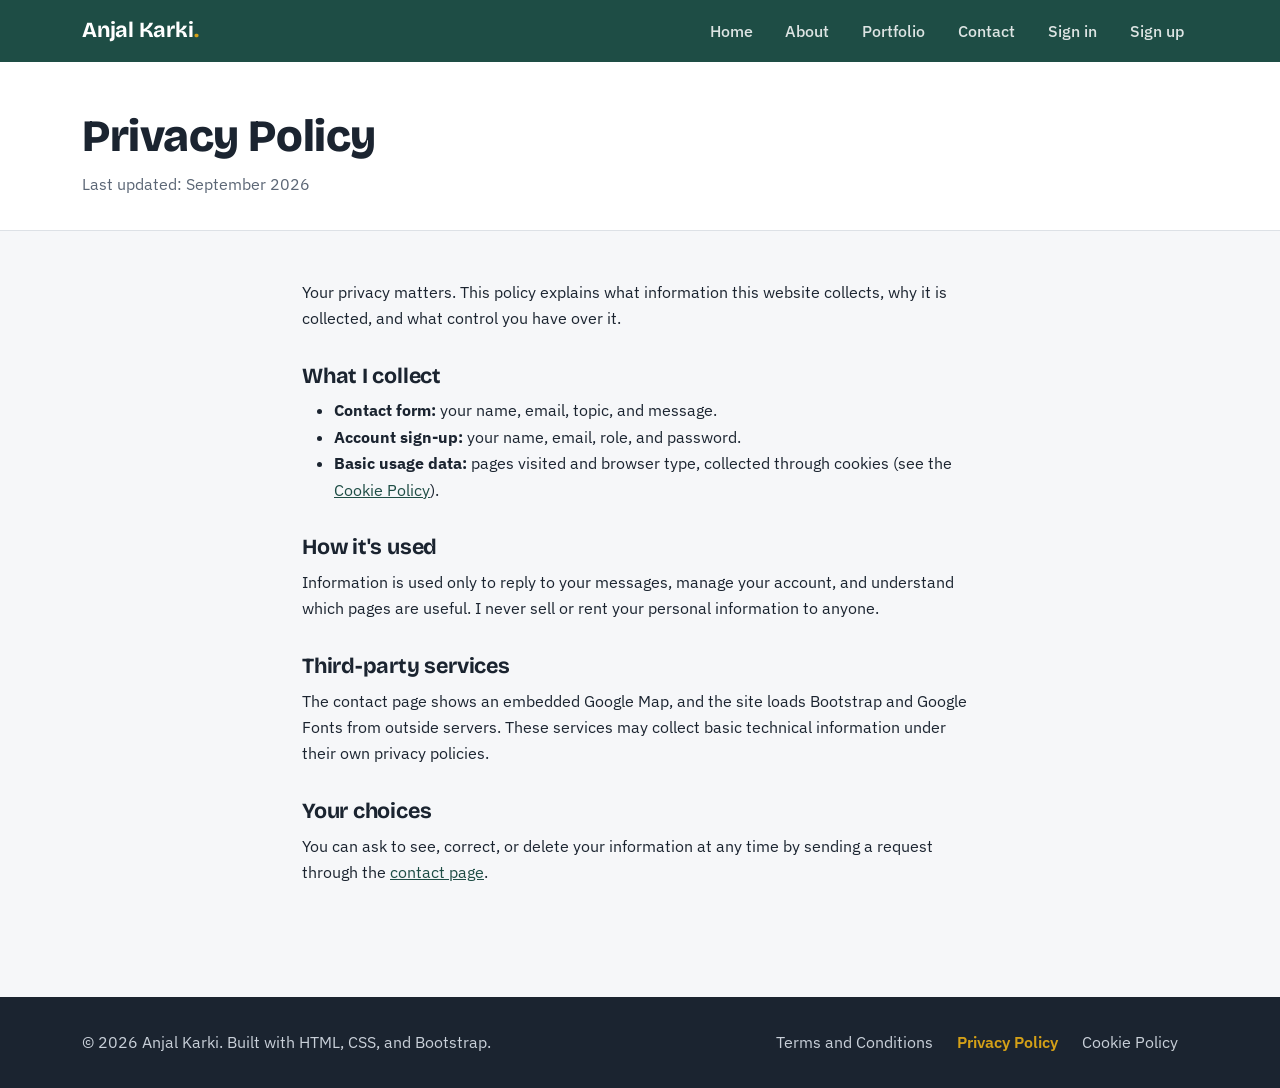
<file: anjal-portfolio/privacy.html>
<!DOCTYPE html>
<html lang="en">
<head>
  <meta charset="UTF-8">
  <meta name="viewport" content="width=device-width, initial-scale=1">
  <meta name="description" content="How Anjal Karki's portfolio website collects and uses personal information.">
  <meta name="author" content="Anjal Karki">
  <title>Privacy Policy | Anjal Karki</title>
  <link href="https://cdn.jsdelivr.net/npm/bootstrap@5.3.3/dist/css/bootstrap.min.css" rel="stylesheet">
  <link rel="preconnect" href="https://fonts.googleapis.com">
  <link href="https://fonts.googleapis.com/css2?family=Bricolage+Grotesque:wght@600;700;800&family=IBM+Plex+Sans:wght@400;500;600&display=swap" rel="stylesheet">
  <link rel="stylesheet" href="css/style.css">
</head>
<body>
  <header>
    <nav class="navbar navbar-expand-lg site-nav">
      <div class="container">
        <a class="navbar-brand" href="index.html">Anjal Karki<span>.</span></a>
        <button class="navbar-toggler" type="button" data-bs-toggle="collapse" data-bs-target="#mainNav"
                aria-controls="mainNav" aria-expanded="false" aria-label="Toggle navigation">
          <span class="navbar-toggler-icon"></span>
        </button>
        <div class="collapse navbar-collapse" id="mainNav">
          <ul class="navbar-nav ms-auto gap-lg-1">
          <li class="nav-item"><a class="nav-link" href="index.html">Home</a></li>
          <li class="nav-item"><a class="nav-link" href="about.html">About</a></li>
          <li class="nav-item"><a class="nav-link" href="portfolio.html">Portfolio</a></li>
          <li class="nav-item"><a class="nav-link" href="contact.html">Contact</a></li>
          <li class="nav-item"><a class="nav-link" href="signin.html">Sign in</a></li>
          <li class="nav-item"><a class="nav-link" href="signup.html">Sign up</a></li>
          </ul>
        </div>
      </div>
    </nav>
  </header>

  <main>
    <section class="page-head">
      <div class="container">
        <h1>Privacy Policy</h1>
        <p>Last updated: September 2026</p>
      </div>
    </section>

    <section class="block">
      <div class="container prose policy">
        <p>Your privacy matters. This policy explains what information this website collects, why it is collected, and what control you have over it.</p>
        <h2>What I collect</h2>
        <ul>
          <li><strong>Contact form:</strong> your name, email, topic, and message.</li>
          <li><strong>Account sign-up:</strong> your name, email, role, and password.</li>
          <li><strong>Basic usage data:</strong> pages visited and browser type, collected through cookies (see the <a href="cookies.html">Cookie Policy</a>).</li>
        </ul>
        <h2>How it's used</h2>
        <p>Information is used only to reply to your messages, manage your account, and understand which pages are useful. I never sell or rent your personal information to anyone.</p>
        <h2>Third-party services</h2>
        <p>The contact page shows an embedded Google Map, and the site loads Bootstrap and Google Fonts from outside servers. These services may collect basic technical information under their own privacy policies.</p>
        <h2>Your choices</h2>
        <p>You can ask to see, correct, or delete your information at any time by sending a request through the <a href="contact.html">contact page</a>.</p>
      </div>
    </section>
  </main>

  <footer class="site-footer">
    <div class="container d-flex flex-column flex-md-row justify-content-between gap-3">
      <p class="mb-0">&copy; 2026 Anjal Karki. Built with HTML, CSS, and Bootstrap.</p>
      <nav aria-label="Legal">
        <a href="terms.html">Terms and Conditions</a>
        <a href="privacy.html" class="active" aria-current="page">Privacy Policy</a>
        <a href="cookies.html">Cookie Policy</a>
      </nav>
    </div>
  </footer>

  <script src="https://cdn.jsdelivr.net/npm/bootstrap@5.3.3/dist/js/bootstrap.bundle.min.js"></script>
  <script src="js/main.js"></script>
</body>
</html>
</file>
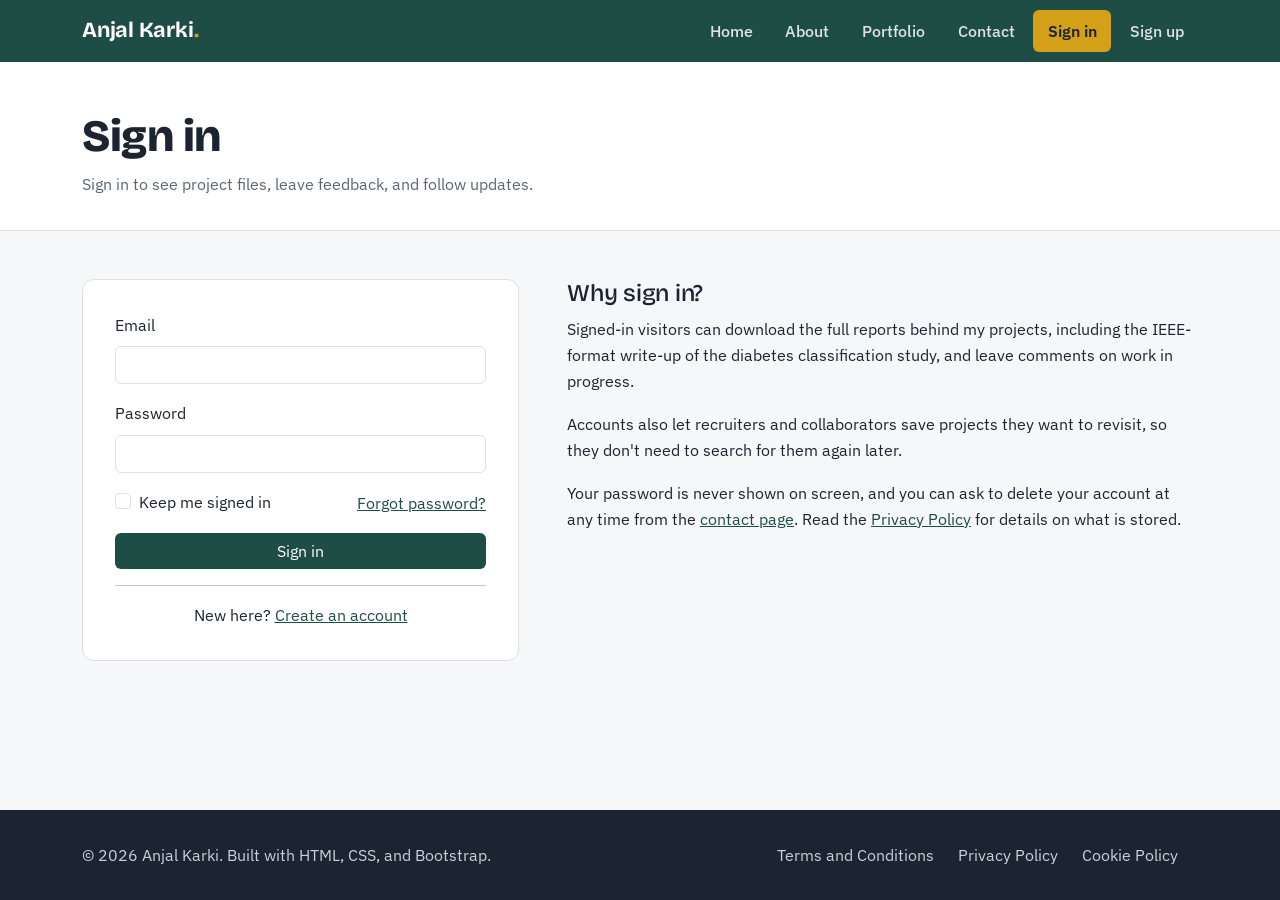
<file: anjal-portfolio/signin.html>
<!DOCTYPE html>
<html lang="en">
<head>
  <meta charset="UTF-8">
  <meta name="viewport" content="width=device-width, initial-scale=1">
  <meta name="description" content="Sign in to your account on Anjal Karki's portfolio site.">
  <meta name="author" content="Anjal Karki">
  <title>Sign in | Anjal Karki</title>
  <link href="https://cdn.jsdelivr.net/npm/bootstrap@5.3.3/dist/css/bootstrap.min.css" rel="stylesheet">
  <link rel="preconnect" href="https://fonts.googleapis.com">
  <link href="https://fonts.googleapis.com/css2?family=Bricolage+Grotesque:wght@600;700;800&family=IBM+Plex+Sans:wght@400;500;600&display=swap" rel="stylesheet">
  <link rel="stylesheet" href="css/style.css">
</head>
<body>
  <header>
    <nav class="navbar navbar-expand-lg site-nav">
      <div class="container">
        <a class="navbar-brand" href="index.html">Anjal Karki<span>.</span></a>
        <button class="navbar-toggler" type="button" data-bs-toggle="collapse" data-bs-target="#mainNav"
                aria-controls="mainNav" aria-expanded="false" aria-label="Toggle navigation">
          <span class="navbar-toggler-icon"></span>
        </button>
        <div class="collapse navbar-collapse" id="mainNav">
          <ul class="navbar-nav ms-auto gap-lg-1">
          <li class="nav-item"><a class="nav-link" href="index.html">Home</a></li>
          <li class="nav-item"><a class="nav-link" href="about.html">About</a></li>
          <li class="nav-item"><a class="nav-link" href="portfolio.html">Portfolio</a></li>
          <li class="nav-item"><a class="nav-link" href="contact.html">Contact</a></li>
          <li class="nav-item"><a class="nav-link active" aria-current="page" href="signin.html">Sign in</a></li>
          <li class="nav-item"><a class="nav-link" href="signup.html">Sign up</a></li>
          </ul>
        </div>
      </div>
    </nav>
  </header>

  <main>
    <section class="page-head">
      <div class="container">
        <h1>Sign in</h1>
        <p>Sign in to see project files, leave feedback, and follow updates.</p>
      </div>
    </section>

    <section class="block">
      <div class="container">
        <div class="row g-5 align-items-start">
          <div class="col-lg-5">
            <div class="form-panel">
              <form data-demo="Signed in. Welcome back!" novalidate>
                <div class="mb-3">
                  <label for="email" class="form-label">Email</label>
                  <input type="email" class="form-control" id="email" name="email" autocomplete="email" required>
                  <div class="invalid-feedback">Enter the email you signed up with.</div>
                </div>
                <div class="mb-3">
                  <label for="signinPassword" class="form-label">Password</label>
                  <input type="password" class="form-control" id="signinPassword" name="password" autocomplete="current-password" required>
                  <div class="invalid-feedback">Enter your password.</div>
                </div>
                <div class="d-flex justify-content-between align-items-center mb-3">
                  <div class="form-check">
                    <input class="form-check-input" type="checkbox" id="remember" name="remember">
                    <label class="form-check-label" for="remember">Keep me signed in</label>
                  </div>
                  <a href="contact.html">Forgot password?</a>
                </div>
                <button type="submit" class="btn btn-pine w-100">Sign in</button>
                <div class="form-msg" role="status"></div>
              </form>
              <hr>
              <p class="mb-0 text-center">New here? <a href="signup.html">Create an account</a></p>
            </div>
          </div>
          <div class="col-lg-7 prose">
            <h2 class="h4">Why sign in?</h2>
            <p>Signed-in visitors can download the full reports behind my projects, including the IEEE-format write-up of the diabetes classification study, and leave comments on work in progress.</p>
            <p>Accounts also let recruiters and collaborators save projects they want to revisit, so they don't need to search for them again later.</p>
            <p>Your password is never shown on screen, and you can ask to delete your account at any time from the <a href="contact.html">contact page</a>. Read the <a href="privacy.html">Privacy Policy</a> for details on what is stored.</p>
          </div>
        </div>
      </div>
    </section>
  </main>

  <footer class="site-footer">
    <div class="container d-flex flex-column flex-md-row justify-content-between gap-3">
      <p class="mb-0">&copy; 2026 Anjal Karki. Built with HTML, CSS, and Bootstrap.</p>
      <nav aria-label="Legal">
        <a href="terms.html">Terms and Conditions</a>
        <a href="privacy.html">Privacy Policy</a>
        <a href="cookies.html">Cookie Policy</a>
      </nav>
    </div>
  </footer>

  <script src="https://cdn.jsdelivr.net/npm/bootstrap@5.3.3/dist/js/bootstrap.bundle.min.js"></script>
  <script src="js/main.js"></script>
</body>
</html>
</file>
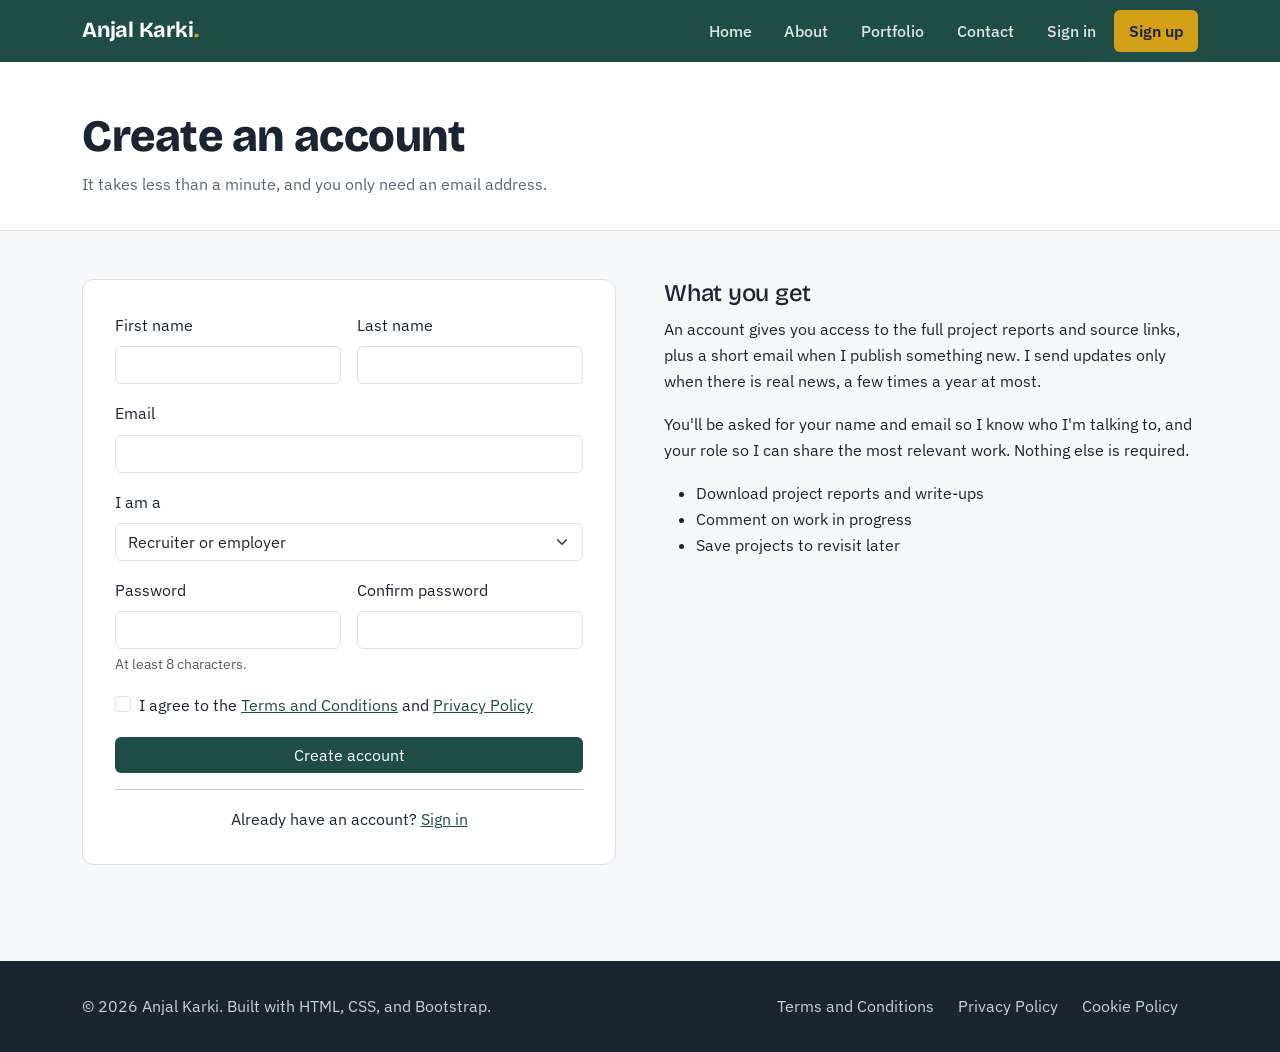
<file: anjal-portfolio/signup.html>
<!DOCTYPE html>
<html lang="en">
<head>
  <meta charset="UTF-8">
  <meta name="viewport" content="width=device-width, initial-scale=1">
  <meta name="description" content="Create an account on Anjal Karki's portfolio site.">
  <meta name="author" content="Anjal Karki">
  <title>Sign up | Anjal Karki</title>
  <link href="https://cdn.jsdelivr.net/npm/bootstrap@5.3.3/dist/css/bootstrap.min.css" rel="stylesheet">
  <link rel="preconnect" href="https://fonts.googleapis.com">
  <link href="https://fonts.googleapis.com/css2?family=Bricolage+Grotesque:wght@600;700;800&family=IBM+Plex+Sans:wght@400;500;600&display=swap" rel="stylesheet">
  <link rel="stylesheet" href="css/style.css">
</head>
<body>
  <header>
    <nav class="navbar navbar-expand-lg site-nav">
      <div class="container">
        <a class="navbar-brand" href="index.html">Anjal Karki<span>.</span></a>
        <button class="navbar-toggler" type="button" data-bs-toggle="collapse" data-bs-target="#mainNav"
                aria-controls="mainNav" aria-expanded="false" aria-label="Toggle navigation">
          <span class="navbar-toggler-icon"></span>
        </button>
        <div class="collapse navbar-collapse" id="mainNav">
          <ul class="navbar-nav ms-auto gap-lg-1">
          <li class="nav-item"><a class="nav-link" href="index.html">Home</a></li>
          <li class="nav-item"><a class="nav-link" href="about.html">About</a></li>
          <li class="nav-item"><a class="nav-link" href="portfolio.html">Portfolio</a></li>
          <li class="nav-item"><a class="nav-link" href="contact.html">Contact</a></li>
          <li class="nav-item"><a class="nav-link" href="signin.html">Sign in</a></li>
          <li class="nav-item"><a class="nav-link active" aria-current="page" href="signup.html">Sign up</a></li>
          </ul>
        </div>
      </div>
    </nav>
  </header>

  <main>
    <section class="page-head">
      <div class="container">
        <h1>Create an account</h1>
        <p>It takes less than a minute, and you only need an email address.</p>
      </div>
    </section>

    <section class="block">
      <div class="container">
        <div class="row g-5 align-items-start">
          <div class="col-lg-6">
            <div class="form-panel">
              <form data-demo="Account created. You can now sign in." novalidate>
                <div class="row g-3">
                  <div class="col-sm-6">
                    <label for="firstName" class="form-label">First name</label>
                    <input type="text" class="form-control" id="firstName" name="firstName" autocomplete="given-name" required>
                    <div class="invalid-feedback">Enter your first name.</div>
                  </div>
                  <div class="col-sm-6">
                    <label for="lastName" class="form-label">Last name</label>
                    <input type="text" class="form-control" id="lastName" name="lastName" autocomplete="family-name" required>
                    <div class="invalid-feedback">Enter your last name.</div>
                  </div>
                  <div class="col-12">
                    <label for="email" class="form-label">Email</label>
                    <input type="email" class="form-control" id="email" name="email" autocomplete="email" required>
                    <div class="invalid-feedback">Enter a valid email, like name@example.com.</div>
                  </div>
                  <div class="col-12">
                    <label for="role" class="form-label">I am a</label>
                    <select class="form-select" id="role" name="role">
                      <option>Recruiter or employer</option>
                      <option>Student</option>
                      <option>Faculty or staff</option>
                      <option>Other</option>
                    </select>
                  </div>
                  <div class="col-sm-6">
                    <label for="password" class="form-label">Password</label>
                    <input type="password" class="form-control" id="password" name="password" minlength="8" autocomplete="new-password" required>
                    <div class="form-text">At least 8 characters.</div>
                  </div>
                  <div class="col-sm-6">
                    <label for="confirmPassword" class="form-label">Confirm password</label>
                    <input type="password" class="form-control" id="confirmPassword" name="confirmPassword" autocomplete="new-password" required>
                  </div>
                  <div class="col-12">
                    <div class="form-check">
                      <input class="form-check-input" type="checkbox" id="agree" name="agree" required>
                      <label class="form-check-label" for="agree">I agree to the <a href="terms.html">Terms and Conditions</a> and <a href="privacy.html">Privacy Policy</a></label>
                      <div class="invalid-feedback">You need to agree before creating an account.</div>
                    </div>
                  </div>
                  <div class="col-12">
                    <button type="submit" class="btn btn-pine w-100">Create account</button>
                    <div class="form-msg" role="status"></div>
                  </div>
                </div>
              </form>
              <hr>
              <p class="mb-0 text-center">Already have an account? <a href="signin.html">Sign in</a></p>
            </div>
          </div>
          <div class="col-lg-6 prose">
            <h2 class="h4">What you get</h2>
            <p>An account gives you access to the full project reports and source links, plus a short email when I publish something new. I send updates only when there is real news, a few times a year at most.</p>
            <p>You'll be asked for your name and email so I know who I'm talking to, and your role so I can share the most relevant work. Nothing else is required.</p>
            <ul>
              <li>Download project reports and write-ups</li>
              <li>Comment on work in progress</li>
              <li>Save projects to revisit later</li>
            </ul>
          </div>
        </div>
      </div>
    </section>
  </main>

  <footer class="site-footer">
    <div class="container d-flex flex-column flex-md-row justify-content-between gap-3">
      <p class="mb-0">&copy; 2026 Anjal Karki. Built with HTML, CSS, and Bootstrap.</p>
      <nav aria-label="Legal">
        <a href="terms.html">Terms and Conditions</a>
        <a href="privacy.html">Privacy Policy</a>
        <a href="cookies.html">Cookie Policy</a>
      </nav>
    </div>
  </footer>

  <script src="https://cdn.jsdelivr.net/npm/bootstrap@5.3.3/dist/js/bootstrap.bundle.min.js"></script>
  <script src="js/main.js"></script>
</body>
</html>
</file>
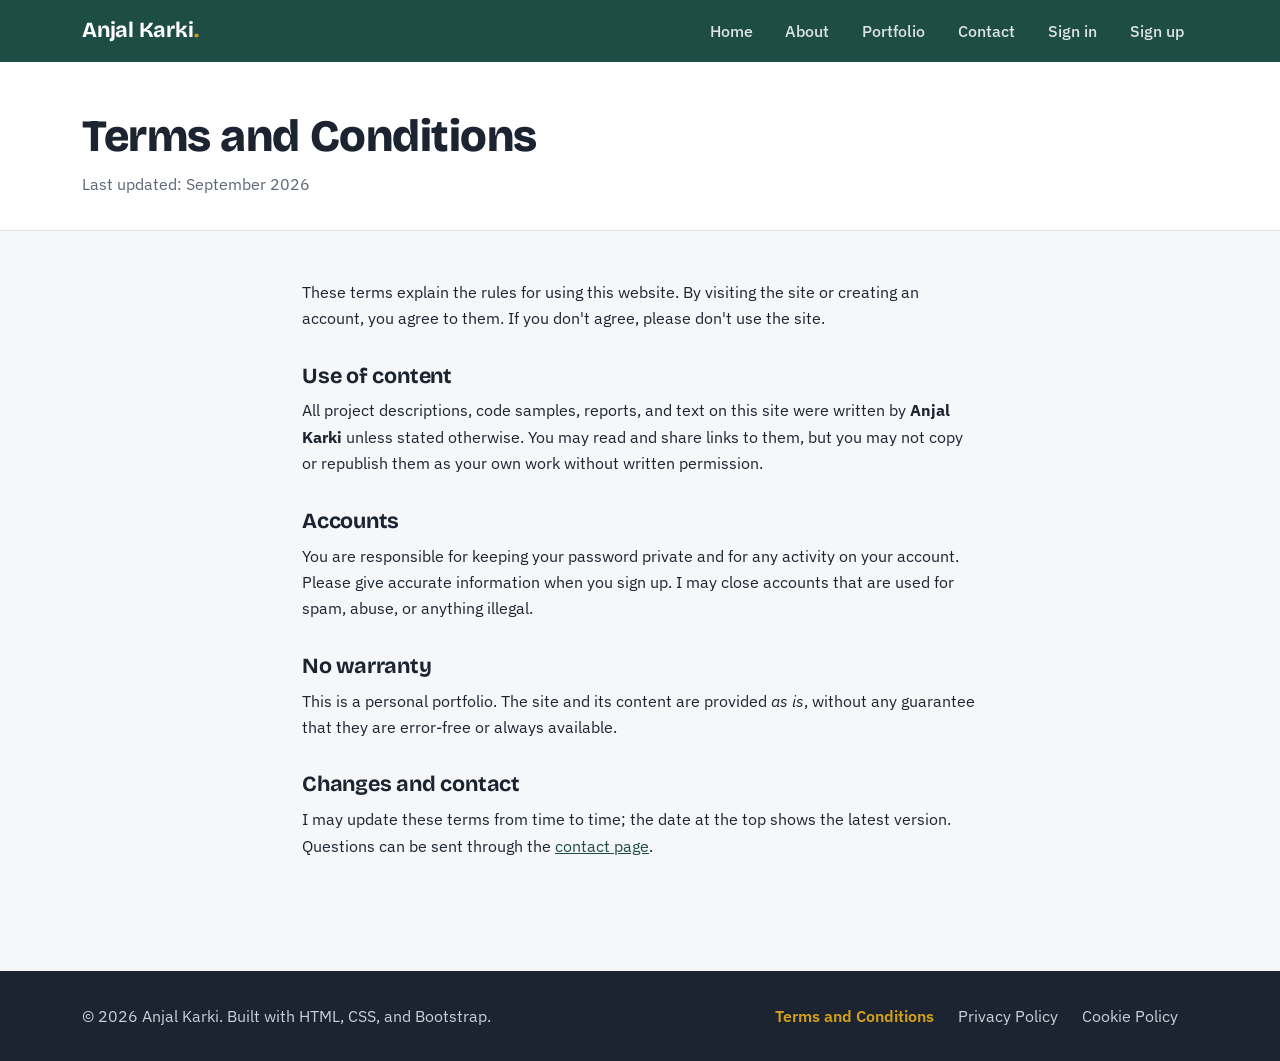
<file: anjal-portfolio/terms.html>
<!DOCTYPE html>
<html lang="en">
<head>
  <meta charset="UTF-8">
  <meta name="viewport" content="width=device-width, initial-scale=1">
  <meta name="description" content="Terms and conditions for using Anjal Karki's portfolio website.">
  <meta name="author" content="Anjal Karki">
  <title>Terms and Conditions | Anjal Karki</title>
  <link href="https://cdn.jsdelivr.net/npm/bootstrap@5.3.3/dist/css/bootstrap.min.css" rel="stylesheet">
  <link rel="preconnect" href="https://fonts.googleapis.com">
  <link href="https://fonts.googleapis.com/css2?family=Bricolage+Grotesque:wght@600;700;800&family=IBM+Plex+Sans:wght@400;500;600&display=swap" rel="stylesheet">
  <link rel="stylesheet" href="css/style.css">
</head>
<body>
  <header>
    <nav class="navbar navbar-expand-lg site-nav">
      <div class="container">
        <a class="navbar-brand" href="index.html">Anjal Karki<span>.</span></a>
        <button class="navbar-toggler" type="button" data-bs-toggle="collapse" data-bs-target="#mainNav"
                aria-controls="mainNav" aria-expanded="false" aria-label="Toggle navigation">
          <span class="navbar-toggler-icon"></span>
        </button>
        <div class="collapse navbar-collapse" id="mainNav">
          <ul class="navbar-nav ms-auto gap-lg-1">
          <li class="nav-item"><a class="nav-link" href="index.html">Home</a></li>
          <li class="nav-item"><a class="nav-link" href="about.html">About</a></li>
          <li class="nav-item"><a class="nav-link" href="portfolio.html">Portfolio</a></li>
          <li class="nav-item"><a class="nav-link" href="contact.html">Contact</a></li>
          <li class="nav-item"><a class="nav-link" href="signin.html">Sign in</a></li>
          <li class="nav-item"><a class="nav-link" href="signup.html">Sign up</a></li>
          </ul>
        </div>
      </div>
    </nav>
  </header>

  <main>
    <section class="page-head">
      <div class="container">
        <h1>Terms and Conditions</h1>
        <p>Last updated: September 2026</p>
      </div>
    </section>

    <section class="block">
      <div class="container prose policy">
        <p>These terms explain the rules for using this website. By visiting the site or creating an account, you agree to them. If you don't agree, please don't use the site.</p>
        <h2>Use of content</h2>
        <p>All project descriptions, code samples, reports, and text on this site were written by <strong>Anjal Karki</strong> unless stated otherwise. You may read and share links to them, but you may not copy or republish them as your own work without written permission.</p>
        <h2>Accounts</h2>
        <p>You are responsible for keeping your password private and for any activity on your account. Please give accurate information when you sign up. I may close accounts that are used for spam, abuse, or anything illegal.</p>
        <h2>No warranty</h2>
        <p>This is a personal portfolio. The site and its content are provided <em>as is</em>, without any guarantee that they are error-free or always available.</p>
        <h2>Changes and contact</h2>
        <p>I may update these terms from time to time; the date at the top shows the latest version. Questions can be sent through the <a href="contact.html">contact page</a>.</p>
      </div>
    </section>
  </main>

  <footer class="site-footer">
    <div class="container d-flex flex-column flex-md-row justify-content-between gap-3">
      <p class="mb-0">&copy; 2026 Anjal Karki. Built with HTML, CSS, and Bootstrap.</p>
      <nav aria-label="Legal">
        <a href="terms.html" class="active" aria-current="page">Terms and Conditions</a>
        <a href="privacy.html">Privacy Policy</a>
        <a href="cookies.html">Cookie Policy</a>
      </nav>
    </div>
  </footer>

  <script src="https://cdn.jsdelivr.net/npm/bootstrap@5.3.3/dist/js/bootstrap.bundle.min.js"></script>
  <script src="js/main.js"></script>
</body>
</html>
</file>
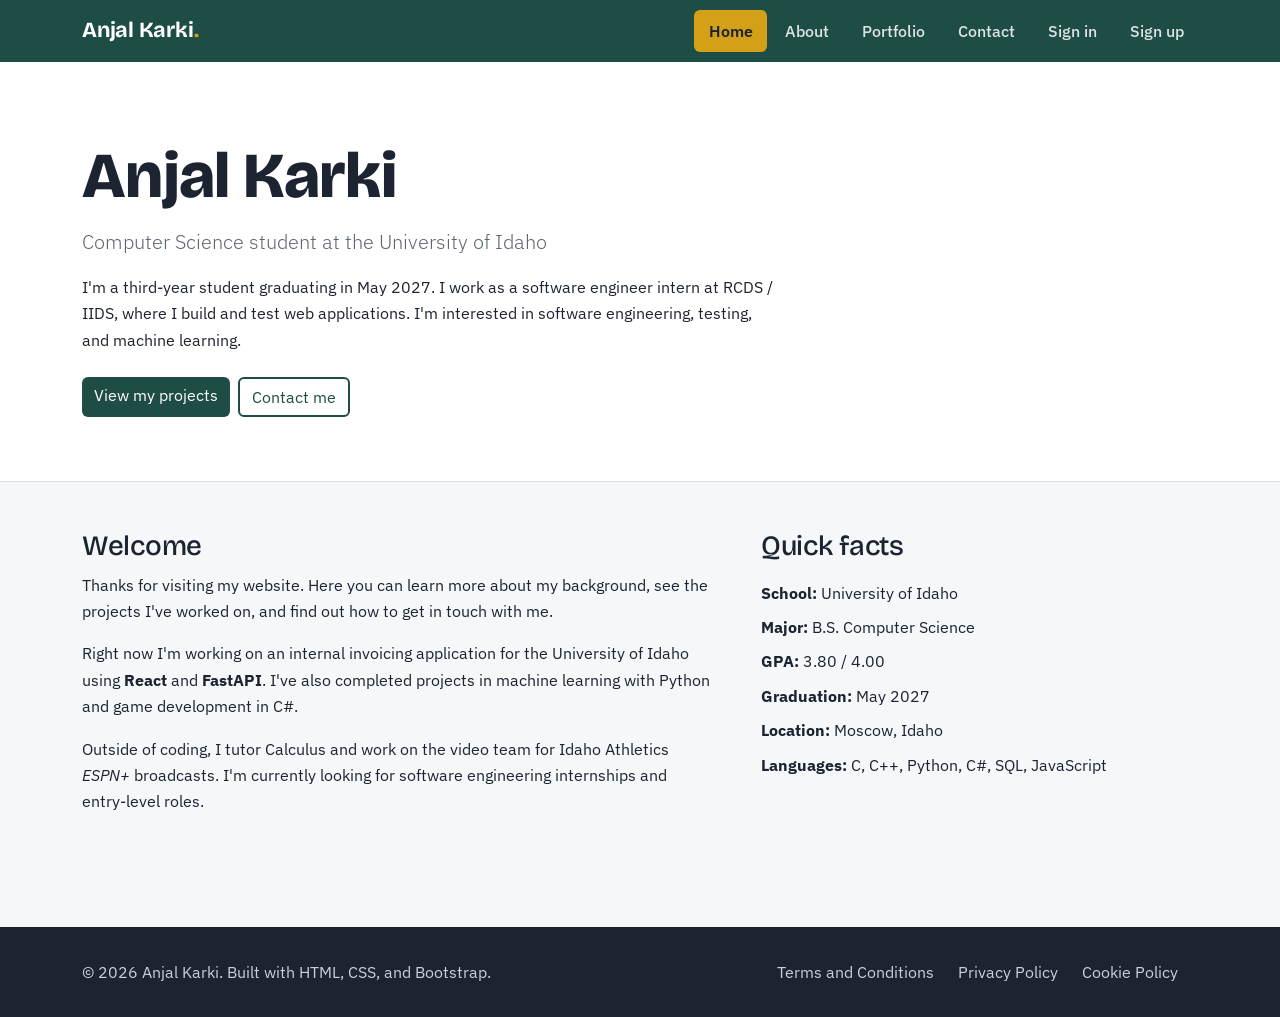
<file: docs/about.html>
<!DOCTYPE html>
<html lang="en">
<head>
  <meta charset="UTF-8">
  <meta name="viewport" content="width=device-width, initial-scale=1">
  <meta name="description" content="Anjal Karki, Computer Science student at the University of Idaho.">
  <meta name="author" content="Anjal Karki">
  <title>Home | Anjal Karki</title>
  <link href="https://cdn.jsdelivr.net/npm/bootstrap@5.3.3/dist/css/bootstrap.min.css" rel="stylesheet">
  <link rel="preconnect" href="https://fonts.googleapis.com">
  <link href="https://fonts.googleapis.com/css2?family=Bricolage+Grotesque:wght@600;700;800&family=IBM+Plex+Sans:wght@400;500;600&display=swap" rel="stylesheet">
  <link rel="stylesheet" href="css/style.css">
</head>
<body>
  <header>
    <nav class="navbar navbar-expand-lg site-nav">
      <div class="container">
        <a class="navbar-brand" href="index.html">Anjal Karki<span>.</span></a>
        <button class="navbar-toggler" type="button" data-bs-toggle="collapse" data-bs-target="#mainNav"
                aria-controls="mainNav" aria-expanded="false" aria-label="Toggle navigation">
          <span class="navbar-toggler-icon"></span>
        </button>
        <div class="collapse navbar-collapse" id="mainNav">
          <ul class="navbar-nav ms-auto gap-lg-1">
            <li class="nav-item"><a class="nav-link active" aria-current="page" href="index.html">Home</a></li>
            <li class="nav-item"><a class="nav-link" href="about.html">About</a></li>
            <li class="nav-item"><a class="nav-link" href="portfolio.html">Portfolio</a></li>
            <li class="nav-item"><a class="nav-link" href="contact.html">Contact</a></li>
            <li class="nav-item"><a class="nav-link" href="signin.html">Sign in</a></li>
            <li class="nav-item"><a class="nav-link" href="signup.html">Sign up</a></li>
          </ul>
        </div>
      </div>
    </nav>
  </header>

  <main>
    <section class="hero">
      <div class="container">
        <h1>Anjal Karki</h1>
        <p class="lead mt-3">Computer Science student at the University of Idaho</p>
        <p class="prose">I'm a third-year student graduating in May 2027. I work as a software engineer intern at RCDS / IIDS, where I build and test web applications. I'm interested in software engineering, testing, and machine learning.</p>
        <div class="d-flex flex-wrap gap-2 mt-4">
          <a href="portfolio.html" class="btn btn-pine">View my projects</a>
          <a href="contact.html" class="btn btn-outline-pine">Contact me</a>
        </div>
      </div>
    </section>

    <section class="block">
      <div class="container">
        <div class="row g-5">
          <div class="col-lg-7 prose">
            <h2 class="h3">Welcome</h2>
            <p>Thanks for visiting my website. Here you can learn more about my background, see the projects I've worked on, and find out how to get in touch with me.</p>
            <p>Right now I'm working on an internal invoicing application for the University of Idaho using <strong>React</strong> and <strong>FastAPI</strong>. I've also completed projects in machine learning with Python and game development in C#.</p>
            <p>Outside of coding, I tutor Calculus and work on the video team for Idaho Athletics <em>ESPN+</em> broadcasts. I'm currently looking for software engineering internships and entry-level roles.</p>
          </div>
          <div class="col-lg-5">
            <h2 class="h3">Quick facts</h2>
            <ul class="list-unstyled mt-3">
              <li class="mb-2"><strong>School:</strong> University of Idaho</li>
              <li class="mb-2"><strong>Major:</strong> B.S. Computer Science</li>
              <li class="mb-2"><strong>GPA:</strong> 3.80 / 4.00</li>
              <li class="mb-2"><strong>Graduation:</strong> May 2027</li>
              <li class="mb-2"><strong>Location:</strong> Moscow, Idaho</li>
              <li class="mb-2"><strong>Languages:</strong> C, C++, Python, C#, SQL, JavaScript</li>
            </ul>
          </div>
        </div>
      </div>
    </section>
  </main>

  <footer class="site-footer">
    <div class="container d-flex flex-column flex-md-row justify-content-between gap-3">
      <p class="mb-0">&copy; 2026 Anjal Karki. Built with HTML, CSS, and Bootstrap.</p>
      <nav aria-label="Legal">
        <a href="terms.html">Terms and Conditions</a>
        <a href="privacy.html">Privacy Policy</a>
        <a href="cookies.html">Cookie Policy</a>
      </nav>
    </div>
  </footer>

  <script src="https://cdn.jsdelivr.net/npm/bootstrap@5.3.3/dist/js/bootstrap.bundle.min.js"></script>
  <script src="js/main.js"></script>
</body>
</html>
</file>
<file: anjal-portfolio/css/style.css>
/* ===== Anjal Karki portfolio: shared styles ===== */
:root {
  --ink: #1b2430;
  --pine: #1e4d45;
  --pine-dark: #153a34;
  --gold: #d4a017;
  --slate: #5b6675;
  --paper: #f6f7f9;
  --line: #dde1e6;
  --pass: #2f7d4f;
  --fail: #b23a3a;
}

body {
  font-family: "IBM Plex Sans", "Segoe UI", Arial, sans-serif;
  color: var(--ink);
  background: var(--paper);
  line-height: 1.65;
  display: flex;
  flex-direction: column;
  min-height: 100vh;
}
main { flex: 1; }

h1, h2, h3, h4, .navbar-brand {
  font-family: "Bricolage Grotesque", "IBM Plex Sans", Arial, sans-serif;
  letter-spacing: -0.01em;
}
.prose { max-width: 70ch; }
a { color: var(--pine); }
a:hover { color: var(--pine-dark); }

/* ----- Navigation ----- */
.site-nav { background: var(--pine); }
.site-nav .navbar-brand { color: #fff; font-weight: 700; font-size: 1.35rem; }
.site-nav .navbar-brand span { color: var(--gold); }
.site-nav .nav-link {
  color: rgba(255,255,255,.85);
  padding: .5rem .9rem !important;
  border-radius: 6px;
  font-weight: 500;
}
.site-nav .nav-link:hover { color: #fff; background: rgba(255,255,255,.08); }
/* Highlight the page the visitor is on */
.site-nav .nav-link.active {
  color: var(--ink) !important;
  background: var(--gold);
  font-weight: 600;
}
.navbar-toggler { border-color: rgba(255,255,255,.4); }
.navbar-toggler-icon { filter: invert(1); }

/* ----- Buttons ----- */
.btn-pine { background: var(--pine); color: #fff; border: 0; }
.btn-pine:hover, .btn-pine:focus { background: var(--pine-dark); color: #fff; }
.btn-outline-pine { border: 2px solid var(--pine); color: var(--pine); }
.btn-outline-pine:hover { background: var(--pine); color: #fff; }
:focus-visible { outline: 3px solid var(--gold); outline-offset: 2px; }

/* ----- Home hero ----- */
.hero { padding: 5rem 0 4rem; background: #fff; border-bottom: 1px solid var(--line); }
.hero h1 { font-size: clamp(2.4rem, 5vw, 4rem); font-weight: 800; line-height: 1.05; }
.hero .lead { color: var(--slate); max-width: 52ch; }

/* The test log: the one memorable element */
.test-log {
  background: var(--ink);
  color: #e6e9ee;
  border-radius: 12px;
  padding: 1.5rem;
  font-size: .95rem;
  box-shadow: 0 20px 40px -20px rgba(27,36,48,.45);
}
.test-log h2 { font-size: 1rem; color: #9aa4b2; font-weight: 500; margin-bottom: 1rem; }
.test-log ol { list-style: none; padding: 0; margin: 0; }
.test-log li {
  display: grid;
  grid-template-columns: 1.6rem 1fr;
  gap: .4rem;
  padding: .6rem 0;
  border-top: 1px solid rgba(255,255,255,.08);
}
.test-log .ok { color: #6fd39a; font-weight: 700; }
.test-log .bad { color: #f08c8c; font-weight: 700; }
.test-log small { color: #9aa4b2; display: block; }
@media (prefers-reduced-motion: no-preference) {
  .test-log li { opacity: 0; animation: logIn .4s ease forwards; }
  .test-log li:nth-child(1) { animation-delay: .2s; }
  .test-log li:nth-child(2) { animation-delay: .6s; }
  .test-log li:nth-child(3) { animation-delay: 1s; }
  .test-log li:nth-child(4) { animation-delay: 1.4s; }
}
@keyframes logIn { from { opacity: 0; transform: translateY(4px);} to { opacity: 1; transform: none; } }

/* ----- General page parts ----- */
.page-head { background: #fff; border-bottom: 1px solid var(--line); padding: 3rem 0 2rem; }
.page-head h1 { font-weight: 800; font-size: clamp(2rem, 4vw, 2.8rem); }
.page-head p { color: var(--slate); max-width: 60ch; margin: 0; }
.block { padding: 3rem 0; }
.panel {
  background: #fff;
  border: 1px solid var(--line);
  border-radius: 10px;
  padding: 1.75rem;
  height: 100%;
}
.panel h3 { font-size: 1.2rem; font-weight: 700; }
.fact { border-left: 4px solid var(--gold); padding-left: 1rem; }
.fact strong { font-family: "Bricolage Grotesque", Arial, sans-serif; font-size: 1.8rem; display: block; line-height: 1.1; }
.fact span { color: var(--slate); }

/* Experience timeline (real sequence, so a line with dots) */
.timeline { list-style: none; padding-left: 0; border-left: 2px solid var(--line); }
.timeline li { position: relative; padding: 0 0 1.75rem 1.5rem; }
.timeline li::before {
  content: ""; position: absolute; left: -7px; top: .45rem;
  width: 12px; height: 12px; border-radius: 50%; background: var(--pine);
}
.timeline .when { color: var(--slate); font-size: .9rem; }

.skill-tag {
  display: inline-block; background: #e8efed; color: var(--pine-dark);
  border-radius: 999px; padding: .2rem .75rem; margin: 0 .3rem .4rem 0; font-size: .9rem;
}

/* Project entries */
.project { background: #fff; border: 1px solid var(--line); border-radius: 12px; padding: 2rem; margin-bottom: 1.5rem; }
.project h2 { font-size: 1.5rem; font-weight: 700; }
.project .stack { color: var(--slate); font-size: .95rem; }
.project .finding {
  background: #fdf6e3; border-left: 4px solid var(--gold);
  padding: .9rem 1.1rem; border-radius: 0 8px 8px 0; margin: 1rem 0;
}

/* Forms */
.form-panel { background: #fff; border: 1px solid var(--line); border-radius: 12px; padding: 2rem; }
.form-control:focus, .form-select:focus, .form-check-input:focus {
  border-color: var(--pine); box-shadow: 0 0 0 .2rem rgba(30,77,69,.2);
}
.form-check-input:checked { background-color: var(--pine); border-color: var(--pine); }

/* Map */
.map-wrap { border-radius: 12px; overflow: hidden; border: 1px solid var(--line); }
.map-wrap iframe { display: block; width: 100%; height: 380px; border: 0; }

/* Policy pages */
.policy h2 { font-size: 1.35rem; font-weight: 700; margin-top: 2rem; }

/* ----- Footer ----- */
.site-footer { background: var(--ink); color: #c9d0d9; padding: 2rem 0; margin-top: 3rem; }
.site-footer a { color: #c9d0d9; text-decoration: none; margin-right: 1.25rem; }
.site-footer a:hover { color: #fff; text-decoration: underline; }
.site-footer a.active { color: var(--gold); font-weight: 600; }
</file>
<file: docs/css/style.css>
/* ===== Anjal Karki portfolio: shared styles ===== */
:root {
  --ink: #1b2430;
  --pine: #1e4d45;
  --pine-dark: #153a34;
  --gold: #d4a017;
  --slate: #5b6675;
  --paper: #f6f7f9;
  --line: #dde1e6;
  --pass: #2f7d4f;
  --fail: #b23a3a;
}

body {
  font-family: "IBM Plex Sans", "Segoe UI", Arial, sans-serif;
  color: var(--ink);
  background: var(--paper);
  line-height: 1.65;
  display: flex;
  flex-direction: column;
  min-height: 100vh;
}
main { flex: 1; }

h1, h2, h3, h4, .navbar-brand {
  font-family: "Bricolage Grotesque", "IBM Plex Sans", Arial, sans-serif;
  letter-spacing: -0.01em;
}
.prose { max-width: 70ch; }
a { color: var(--pine); }
a:hover { color: var(--pine-dark); }

/* ----- Navigation ----- */
.site-nav { background: var(--pine); }
.site-nav .navbar-brand { color: #fff; font-weight: 700; font-size: 1.35rem; }
.site-nav .navbar-brand span { color: var(--gold); }
.site-nav .nav-link {
  color: rgba(255,255,255,.85);
  padding: .5rem .9rem !important;
  border-radius: 6px;
  font-weight: 500;
}
.site-nav .nav-link:hover { color: #fff; background: rgba(255,255,255,.08); }
/* Highlight the page the visitor is on */
.site-nav .nav-link.active {
  color: var(--ink) !important;
  background: var(--gold);
  font-weight: 600;
}
.navbar-toggler { border-color: rgba(255,255,255,.4); }
.navbar-toggler-icon { filter: invert(1); }

/* ----- Buttons ----- */
.btn-pine { background: var(--pine); color: #fff; border: 0; }
.btn-pine:hover, .btn-pine:focus { background: var(--pine-dark); color: #fff; }
.btn-outline-pine { border: 2px solid var(--pine); color: var(--pine); }
.btn-outline-pine:hover { background: var(--pine); color: #fff; }
:focus-visible { outline: 3px solid var(--gold); outline-offset: 2px; }

/* ----- Home hero ----- */
.hero { padding: 5rem 0 4rem; background: #fff; border-bottom: 1px solid var(--line); }
.hero h1 { font-size: clamp(2.4rem, 5vw, 4rem); font-weight: 800; line-height: 1.05; }
.hero .lead { color: var(--slate); max-width: 52ch; }
.home-intro { max-width: 680px; margin: 0 auto; text-align: center; }
.eyebrow { color: var(--pine); font-size: .85rem; font-weight: 600; letter-spacing: .08em; margin-bottom: .75rem; text-transform: uppercase; }
.home-links { display: flex; justify-content: center; gap: 2rem; flex-wrap: wrap; }
.home-links a { font-weight: 600; text-decoration: none; }
.home-links a span { color: var(--gold); margin-left: .35rem; }

/* The test log: the one memorable element */
.test-log {
  background: var(--ink);
  color: #e6e9ee;
  border-radius: 12px;
  padding: 1.5rem;
  font-size: .95rem;
  box-shadow: 0 20px 40px -20px rgba(27,36,48,.45);
}
.test-log h2 { font-size: 1rem; color: #9aa4b2; font-weight: 500; margin-bottom: 1rem; }
.test-log ol { list-style: none; padding: 0; margin: 0; }
.test-log li {
  display: grid;
  grid-template-columns: 1.6rem 1fr;
  gap: .4rem;
  padding: .6rem 0;
  border-top: 1px solid rgba(255,255,255,.08);
}
.test-log .ok { color: #6fd39a; font-weight: 700; }
.test-log .bad { color: #f08c8c; font-weight: 700; }
.test-log small { color: #9aa4b2; display: block; }
@media (prefers-reduced-motion: no-preference) {
  .test-log li { opacity: 0; animation: logIn .4s ease forwards; }
  .test-log li:nth-child(1) { animation-delay: .2s; }
  .test-log li:nth-child(2) { animation-delay: .6s; }
  .test-log li:nth-child(3) { animation-delay: 1s; }
  .test-log li:nth-child(4) { animation-delay: 1.4s; }
}
@keyframes logIn { from { opacity: 0; transform: translateY(4px);} to { opacity: 1; transform: none; } }

/* ----- General page parts ----- */
.page-head { background: #fff; border-bottom: 1px solid var(--line); padding: 3rem 0 2rem; }
.page-head h1 { font-weight: 800; font-size: clamp(2rem, 4vw, 2.8rem); }
.page-head p { color: var(--slate); max-width: 60ch; margin: 0; }
.block { padding: 3rem 0; }
.panel {
  background: #fff;
  border: 1px solid var(--line);
  border-radius: 10px;
  padding: 1.75rem;
  height: 100%;
}
.panel h3 { font-size: 1.2rem; font-weight: 700; }
.fact { border-left: 4px solid var(--gold); padding-left: 1rem; }
.fact strong { font-family: "Bricolage Grotesque", Arial, sans-serif; font-size: 1.8rem; display: block; line-height: 1.1; }
.fact span { color: var(--slate); }

/* Experience timeline (real sequence, so a line with dots) */
.timeline { list-style: none; padding-left: 0; border-left: 2px solid var(--line); }
.timeline li { position: relative; padding: 0 0 1.75rem 1.5rem; }
.timeline li::before {
  content: ""; position: absolute; left: -7px; top: .45rem;
  width: 12px; height: 12px; border-radius: 50%; background: var(--pine);
}
.timeline .when { color: var(--slate); font-size: .9rem; }

.skill-tag {
  display: inline-block; background: #e8efed; color: var(--pine-dark);
  border-radius: 999px; padding: .2rem .75rem; margin: 0 .3rem .4rem 0; font-size: .9rem;
}

/* Project entries */
.project { background: #fff; border: 1px solid var(--line); border-radius: 12px; padding: 2rem; margin-bottom: 1.5rem; }
.project h2 { font-size: 1.5rem; font-weight: 700; }
.project .stack { color: var(--slate); font-size: .95rem; }
.project .finding {
  background: #fdf6e3; border-left: 4px solid var(--gold);
  padding: .9rem 1.1rem; border-radius: 0 8px 8px 0; margin: 1rem 0;
}

/* Forms */
.form-panel { background: #fff; border: 1px solid var(--line); border-radius: 12px; padding: 2rem; }
.form-control:focus, .form-select:focus, .form-check-input:focus {
  border-color: var(--pine); box-shadow: 0 0 0 .2rem rgba(30,77,69,.2);
}
.form-check-input:checked { background-color: var(--pine); border-color: var(--pine); }

/* Map */
.map-wrap { border-radius: 12px; overflow: hidden; border: 1px solid var(--line); }
.map-wrap iframe { display: block; width: 100%; height: 380px; border: 0; }

/* Policy pages */
.policy h2 { font-size: 1.35rem; font-weight: 700; margin-top: 2rem; }

/* ----- Footer ----- */
.site-footer { background: var(--ink); color: #c9d0d9; padding: 2rem 0; margin-top: 3rem; }
.site-footer a { color: #c9d0d9; text-decoration: none; margin-right: 1.25rem; }
.site-footer a:hover { color: #fff; text-decoration: underline; }
.site-footer a.active { color: var(--gold); font-weight: 600; }
</file>
